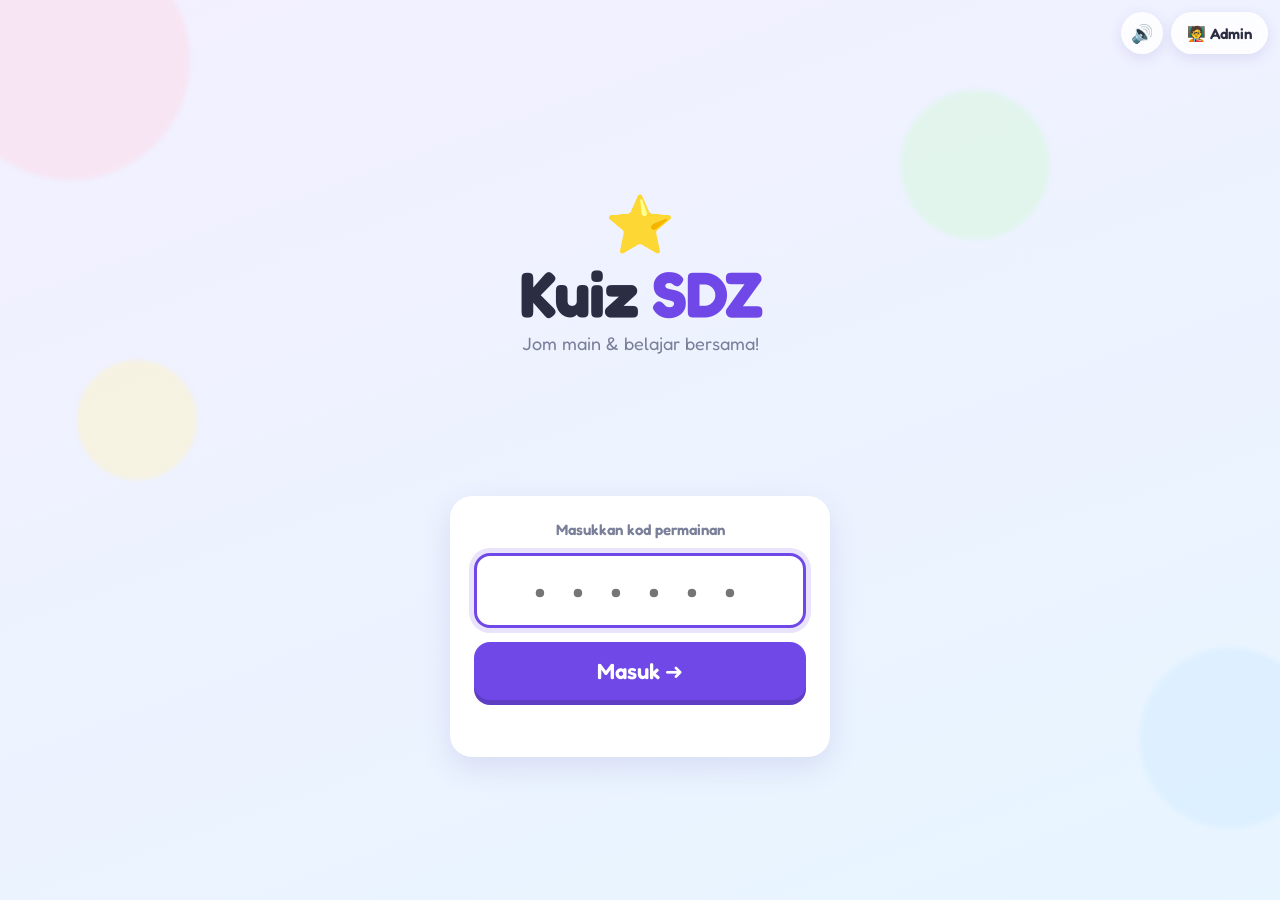
<file: index.html>
<!doctype html>
<html lang="ms">
<head>
  <meta charset="utf-8">
  <meta name="viewport" content="width=device-width, initial-scale=1, maximum-scale=1, user-scalable=no">
  <meta name="theme-color" content="#f3f0ff">
  <title>Kuiz SDZ</title>
  <link rel="icon" href="data:image/svg+xml,<svg xmlns='http://www.w3.org/2000/svg' viewBox='0 0 100 100'><text y='.9em' font-size='90'>⭐</text></svg>">
  <link rel="preconnect" href="https://fonts.googleapis.com">
  <link rel="preconnect" href="https://fonts.gstatic.com" crossorigin>
  <link href="https://fonts.googleapis.com/css2?family=Fredoka:wght@400;500;600;700&display=swap" rel="stylesheet">
  <link rel="stylesheet" href="css/style.css">
</head>
<body>
  <div class="bg" aria-hidden="true">
    <span class="blob b1"></span><span class="blob b2"></span><span class="blob b3"></span><span class="blob b4"></span>
  </div>

  <!-- Bar atas -->
  <div class="topbar">
    <button id="btn-mute" class="icon-btn" title="Bunyi" aria-label="Hidupkan / matikan bunyi">🔊</button>
    <button id="btn-stop" class="admin-btn stop-btn" title="Hentikan permainan">⏹ Hentikan</button>
    <button id="btn-full" class="icon-btn host-only" title="Skrin penuh" aria-label="Skrin penuh">⛶</button>
    <button id="btn-admin" class="admin-btn" title="Mod admin / guru">🧑‍🏫 Admin</button>
  </div>

  <main id="app">
    <!-- ================= PEMAIN ================= -->
    <section class="screen active" id="p-join">
      <div class="logo pop-in">
        <span class="logo-star">⭐</span>
        <h1>Kuiz <b>SDZ</b></h1>
        <p class="tagline">Jom main &amp; belajar bersama!</p>
      </div>
      <form class="card join-card pop-in d1" id="form-pin" autocomplete="off">
        <label for="in-pin" class="lbl">Masukkan kod permainan</label>
        <input id="in-pin" class="big-input pin-input" inputmode="numeric" pattern="[0-9]*" maxlength="6" placeholder="• • • • • •" autofocus>
        <button class="btn btn-primary btn-xl" type="submit">Masuk ➜</button>
        <p class="err" id="pin-err" role="alert"></p>
      </form>
    </section>

    <section class="screen" id="p-name">
      <form class="card join-card pop-in" id="form-name" autocomplete="off">
        <p class="lbl">Pilih watak kamu</p>
        <div class="avatar-pick">
          <button type="button" class="arrow" id="av-prev" aria-label="Watak sebelum">‹</button>
          <div class="avatar big" id="av-cur">🐱</div>
          <button type="button" class="arrow" id="av-next" aria-label="Watak seterusnya">›</button>
        </div>
        <label for="in-name" class="lbl">Nama kamu</label>
        <input id="in-name" class="big-input" maxlength="14" placeholder="Nama panggilan">
        <button class="btn btn-primary btn-xl" type="submit">Jom! 🚀</button>
        <p class="err" id="name-err" role="alert"></p>
      </form>
    </section>

    <section class="screen" id="p-wait">
      <div class="center-stack">
        <div class="avatar huge bounce" id="pw-avatar">🐱</div>
        <h2 id="pw-name">Nama</h2>
        <div class="pill ok">✅ Kamu sudah masuk!</div>
        <p class="muted big-muted" id="pw-msg">Tengok skrin di hadapan. Permainan akan bermula sebentar lagi…</p>
        <div class="dots"><i></i><i></i><i></i></div>
      </div>
    </section>

    <section class="screen" id="p-ready">
      <div class="center-stack">
        <p class="pill" id="pr-num">Soalan 1</p>
        <h2 class="ready-title">Bersedia!</h2>
        <div class="ring-count" id="pr-count">3</div>
      </div>
    </section>

    <section class="screen" id="p-answer">
      <div class="p-answer-wrap">
        <div class="p-q-head">
          <span class="pill small" id="pa-num">1 / 12</span>
          <span class="p-timer" id="pa-timer">20</span>
        </div>
        <div class="timebar"><i id="pa-bar"></i></div>
        <p class="p-question" id="pa-q">Soalan</p>
        <div class="answers" id="pa-answers"></div>
      </div>
    </section>

    <section class="screen" id="p-sent">
      <div class="center-stack">
        <div class="sent-badge" id="ps-badge">★</div>
        <h2>Jawapan dihantar!</h2>
        <p class="muted big-muted">Tunggu kawan-kawan lain… 🤞</p>
        <div class="dots"><i></i><i></i><i></i></div>
      </div>
    </section>

    <section class="screen" id="p-result">
      <div class="center-stack result-stack">
        <div class="result-icon" id="pres-icon">✔</div>
        <h2 class="result-title" id="pres-title">Betul!</h2>
        <div class="points-pill" id="pres-points">+ 850</div>
        <div class="streak" id="pres-streak"></div>
        <p class="result-note" id="pres-note"></p>
        <div class="score-foot"><span id="pres-name">Nama</span><b id="pres-score">0</b></div>
      </div>
    </section>

    <section class="screen" id="p-end">
      <div class="center-stack">
        <div class="medal" id="pe-medal">🏆</div>
        <h2 id="pe-title">Tahniah!</h2>
        <p class="pe-rank" id="pe-rank">Tempat ke-1</p>
        <div class="points-pill neutral" id="pe-score">0 mata</div>
        <p class="muted big-muted" id="pe-msg">Terima kasih kerana bermain!</p>
        <button class="btn btn-ghost" id="pe-again">Main semula</button>
      </div>
    </section>

    <!-- ================= HOST / ADMIN ================= -->
    <section class="screen" id="h-setup">
      <div class="setup-wrap">
        <div class="card resume-card pop-in" id="resume-card" hidden>
          <div class="resume-info">
            <b>⏸️ Permainan belum selesai</b>
            <span id="resume-text">…</span>
          </div>
          <div class="resume-btns">
            <button type="button" class="btn btn-ghost btn-sm" id="btn-resume-discard">Buang</button>
            <button type="button" class="btn btn-primary" id="btn-resume">Sambung semula ▶</button>
          </div>
        </div>
        <h2 class="pop-in">Pilih set soalan</h2>
        <div class="set-grid" id="set-grid"></div>
        <div class="set-actions">
          <button type="button" class="btn btn-primary" id="btn-new-set">✏️ Buat soalan sendiri</button>
          <button type="button" class="btn btn-ghost" id="btn-import-set">📥 Import fail soalan</button>
          <input type="file" id="in-import" accept=".json,application/json" hidden>
        </div>
        <div class="card settings pop-in d2">
          <div class="setting">
            <span>🎮 Cara menjawab</span>
            <div class="seg" id="seg-mode">
              <button type="button" data-v="paper" class="on">📄 Kad kertas</button>
              <button type="button" data-v="device">📱 Peranti</button>
              <button type="button" data-v="qcard">📷 Q-Card</button>
            </div>
          </div>
          <div class="setting paper-only groups-setting">
            <span>👥 Kumpulan untuk markah <small class="muted">(kosongkan jika tidak perlu markah)</small></span>
            <div class="groups-edit" id="groups-edit"></div>
            <div class="groups-actions">
              <button type="button" class="btn btn-ghost btn-sm" id="btn-group-add">+ Tambah kumpulan</button>
              <a class="btn btn-ghost btn-sm" href="kad.html" target="_blank" rel="noopener">🖨️ Cetak kad A / B</a>
            </div>
          </div>
          <div class="setting qcard-only roster-setting">
            <span>🧑‍🎓 Senarai nama murid <small class="muted">(satu nama setiap baris; baris 1 = kad nombor 1, maksimum 60)</small></span>
            <textarea id="in-roster" class="roster" rows="6" placeholder="Aisyah&#10;Ben&#10;Chong&#10;…"></textarea>
            <div class="groups-actions">
              <button type="button" class="btn btn-ghost btn-sm" id="btn-roster-fill">🔢 Guna nombor sahaja (Murid 1–30)</button>
              <a class="btn btn-ghost btn-sm" href="qcard.html" target="_blank" rel="noopener">🖨️ Cetak Q-Card</a>
              <span class="muted roster-count" id="roster-count"></span>
            </div>
          </div>
          <div class="setting">
            <span>⏱️ Masa setiap soalan</span>
            <div class="seg" id="seg-time">
              <button type="button" data-v="10">10s</button>
              <button type="button" data-v="20" class="on">20s</button>
              <button type="button" data-v="30">30s</button>
              <button type="button" data-v="45">45s</button>
            </div>
          </div>
          <div class="setting">
            <span>🎯 Mula dari soalan</span>
            <select id="sel-start" class="sel"></select>
          </div>
          <label class="setting toggle">
            <span>🔀 Susun soalan secara rawak</span>
            <input type="checkbox" id="opt-shuffle"><i></i>
          </label>
          <label class="setting toggle">
            <span>🔁 Tukar kedudukan A / B secara rawak</span>
            <input type="checkbox" id="opt-flip" checked><i></i>
          </label>
          <label class="setting toggle">
            <span>💡 Tunjuk penerangan jawapan</span>
            <input type="checkbox" id="opt-explain" checked><i></i>
          </label>
        </div>
        <div class="row-btns">
          <button class="btn btn-ghost" id="btn-setup-back">← Kembali</button>
          <button class="btn btn-primary btn-xl" id="btn-create">Teruskan 🎉</button>
        </div>
        <p class="err" id="setup-err" role="alert"></p>
        <button type="button" class="btn btn-ghost btn-sm cam-entry" id="btn-be-camera">📱 Jadikan telefon ini kamera Q-Card</button>
      </div>
    </section>

    <!-- ================= TELEFON SEBAGAI KAMERA ================= -->
    <section class="screen" id="c-cam">
      <div class="cc-wrap">
        <div class="cc-top">
          <span class="cc-dot" id="cc-dot"></span>
          <span class="cc-status" id="cc-status">Menyambung…</span>
          <button type="button" class="btn btn-ghost btn-sm" id="cc-exit">✕ Keluar</button>
        </div>
        <div class="cc-info" id="cc-info">📷 Kamera Q-Card</div>
        <div class="cam-box cc-box">
          <video id="cc-video" playsinline muted></video>
          <canvas id="cc-overlay"></canvas>
          <p class="cam-msg" id="cc-msg">Membuka kamera…</p>
          <button class="icon-btn cam-switch" id="cc-switch" title="Tukar kamera">🔄</button>
        </div>
        <div class="cc-banner" id="cc-banner">⏳ Tunggu guru buka imbasan</div>
        <button type="button" class="btn btn-primary btn-xl cc-action" id="cc-action" hidden></button>
      </div>
    </section>

    <section class="screen" id="h-lobby">
      <div class="lobby-wrap">
        <div class="card paper-head paper-only">
          <div class="paper-cards"><span class="pcard c0">A</span><span class="pcard c1">B</span></div>
          <div class="pm-paper">
            <h2>📄 Mod Kad Kertas</h2>
            <p class="muted big-muted">Setiap murid atau kumpulan pegang kad <b>A</b> dan <b>B</b>.<br>Baca soalan, fikir, dan bila guru kata <b>“Angkat!”</b>, tunjukkan kad jawapan kamu!</p>
          </div>
          <div class="pm-qcard">
            <h2>📷 Mod Q-Card</h2>
            <p class="muted big-muted">Setiap murid pegang Q-Card sendiri.<br>Bila guru kata <b>“Angkat!”</b>, tunjukkan jawapan kamu: sisi <b>A</b> atau sisi <b>B</b> (kad pusing: huruf jawapan di <b>atas</b>). Guru akan imbas dengan kamera.</p>
            <button type="button" class="btn btn-ghost btn-phone" data-phone>📱 Guna kamera telefon <span class="phone-badge" data-phone-count></span></button>
          </div>
        </div>
        <div class="lobby-head card device-only">
          <div class="join-info">
            <p class="muted">Buka laman ini &amp; masukkan kod:</p>
            <p class="join-url" id="hl-url">…</p>
            <div class="pin-display" id="hl-pin">------</div>
          </div>
          <div class="qr" id="hl-qr" title="Imbas untuk masuk"></div>
        </div>
        <div class="lobby-bar">
          <div class="count-pill"><b id="hl-count">0</b> <span id="hl-count-lbl">pemain</span></div>
          <p class="muted lobby-set" id="hl-set"></p>
          <button class="btn btn-primary btn-xl" id="btn-start" disabled>Mula ▶</button>
        </div>
        <div class="players" id="hl-players">
          <p class="muted waiting-text" id="hl-empty">Menunggu pemain masuk…</p>
        </div>
        <p class="muted hint device-only">Klik nama pemain untuk mengeluarkannya.</p>
      </div>
    </section>

    <section class="screen" id="h-intro">
      <div class="center-stack">
        <p class="pill big" id="hi-num">Soalan 1 / 12</p>
        <h2 class="intro-tag" id="hi-tag">Tajuk</h2>
        <div class="intro-bar"><i></i></div>
      </div>
    </section>

    <section class="screen" id="h-question">
      <div class="hq-wrap">
        <div class="hq-top">
          <span class="pill" id="hq-num">1 / 12</span>
          <span class="hq-tag" id="hq-tag">Tajuk</span>
          <button class="btn btn-ghost btn-sm" id="btn-skip">Tamatkan ⏭</button>
        </div>
        <div class="card hq-question" id="hq-q">Soalan</div>
        <div class="hq-mid">
          <div class="timer-ring" id="hq-timer">
            <svg viewBox="0 0 100 100"><circle cx="50" cy="50" r="44" class="track"/><circle cx="50" cy="50" r="44" class="prog" id="hq-ring"/></svg>
            <span id="hq-time">20</span>
          </div>
          <div class="ans-count device-only"><b id="hq-answered">0</b><span>jawapan</span></div>
          <div class="paper-hint paper-only">🤔 Fikir dahulu…<br><small class="pm-paper">Sediakan kad <b class="ca">A</b> atau <b class="cb">B</b></small><small class="pm-qcard">Sediakan Q-Card: sisi <b class="cfa">A</b> atau <b class="cfb">B</b></small></div>
        </div>
        <div class="raise-banner" id="hq-raise">
          <div class="raise-text">✋ Angkat kad sekarang!</div>
          <button class="btn btn-primary btn-xl" id="btn-show-answer"><span class="pm-paper">Dedah jawapan 👀</span><span class="pm-qcard">📷 Imbas kad</span></button>
        </div>
        <div class="h-options" id="hq-options"></div>
        <div class="reveal-row">
          <div class="groups-mark paper-only" id="hq-groups-wrap">
            <span class="gm-lbl">Tandakan kumpulan yang betul:</span>
            <div class="gm-list" id="hq-groups"></div>
          </div>
          <div class="explain" id="hq-explain"></div>
          <button class="btn btn-primary btn-xl" id="btn-reveal-next">Seterusnya ➜</button>
        </div>
      </div>
    </section>

    <section class="screen" id="h-scan">
      <div class="scan-wrap">
        <div class="scan-top">
          <span class="pill" id="hs-num">1 / 12</span>
          <span class="hs-q" id="hs-q">Soalan</span>
        </div>
        <div class="scan-main">
          <div class="cam card">
            <div class="cam-box">
              <video id="hs-video" playsinline muted></video>
              <canvas id="hs-overlay"></canvas>
              <p class="cam-msg" id="hs-msg">Membuka kamera…</p>
              <button class="icon-btn cam-switch" id="btn-cam-switch" title="Tukar kamera">🔄</button>
              <div class="cam-tools">
                <button type="button" class="btn btn-ghost btn-sm" data-phone>📱 Telefon <span class="phone-badge" data-phone-count></span></button>
                <button type="button" class="btn btn-ghost btn-sm" id="btn-cam-local">💻 Guna kamera komputer</button>
              </div>
            </div>
            <p class="muted cam-hint">Halakan kamera ke arah kad murid. Kotak hijau = kad sudah dibaca. Murid boleh tukar jawapan sebelum didedahkan.</p>
          </div>
          <div class="scan-side card">
            <div class="scan-count"><b id="hs-count">0</b><span> / <i id="hs-total">0</i> diimbas</span></div>
            <div class="scan-grid" id="hs-grid"></div>
            <button class="btn btn-primary btn-xl" id="btn-scan-reveal">Dedah jawapan 👀</button>
          </div>
        </div>
      </div>
    </section>

    <section class="screen" id="h-editor">
      <div class="editor-wrap">
        <div class="ed-head card">
          <button type="button" class="ed-emoji" id="ed-emoji" title="Tukar ikon">📝</button>
          <div class="ed-title-wrap">
            <label class="lbl" for="ed-title">Tajuk set soalan</label>
            <input id="ed-title" class="ed-title" maxlength="50" placeholder="cth: Kuiz Sains Tahun 3">
          </div>
        </div>
        <p class="muted ed-note">Setiap soalan mesti ada dua jawapan: <b>A</b> dan <b>B</b>. Tekan <b>✔</b> pada jawapan yang betul. Soalan disimpan dalam pelayar ini sahaja; guna <b>Eksport</b> untuk simpan salinan atau kongsi.</p>
        <div id="ed-list" class="ed-list"></div>
        <button type="button" class="btn btn-ghost ed-add" id="ed-add">+ Tambah soalan</button>
        <div class="ed-foot card">
          <button type="button" class="btn btn-ghost" id="ed-back">← Kembali</button>
          <span class="ed-spacer"></span>
          <button type="button" class="btn btn-ghost" id="ed-delete">🗑️ Padam set</button>
          <button type="button" class="btn btn-ghost" id="ed-export">⬇ Eksport</button>
          <button type="button" class="btn btn-primary" id="ed-save">💾 Simpan</button>
        </div>
        <p class="err" id="ed-err" role="alert"></p>
      </div>
    </section>

    <section class="screen" id="h-board">
      <div class="board-wrap">
        <h2 class="pop-in">🏅 Papan Markah</h2>
        <ol class="board" id="hb-list"></ol>
        <div class="row-btns end">
          <button class="btn btn-primary btn-xl" id="btn-board-next">Seterusnya ➜</button>
        </div>
      </div>
    </section>

    <section class="screen" id="h-podium">
      <div class="podium-wrap">
        <h2 class="podium-title" id="hp-title">Dan pemenangnya ialah…</h2>
        <div class="podium">
          <div class="pod p2" id="pod2"><div class="pod-who"><div class="avatar"></div><b></b><span></span></div><div class="pillar">2</div></div>
          <div class="pod p1" id="pod1"><div class="pod-who"><div class="crown">👑</div><div class="avatar"></div><b></b><span></span></div><div class="pillar">1</div></div>
          <div class="pod p3" id="pod3"><div class="pod-who"><div class="avatar"></div><b></b><span></span></div><div class="pillar">3</div></div>
        </div>
        <div class="row-btns center podium-btns" id="hp-btns">
          <button class="btn btn-ghost" id="btn-csv">⬇ Muat turun keputusan</button>
          <button class="btn btn-ghost" id="btn-full-list">📋 Senarai penuh</button>
          <button class="btn btn-primary" id="btn-new">🔁 Main lagi</button>
        </div>
      </div>
    </section>
  </main>

  <!-- Dialog senarai penuh -->
  <dialog id="dlg-list" class="card">
    <h3>Keputusan penuh</h3>
    <ol class="board compact" id="dlg-list-ol"></ol>
    <form method="dialog"><button class="btn btn-primary">Tutup</button></form>
  </dialog>

  <!-- Dialog sambung telefon sebagai kamera -->
  <dialog id="dlg-phone" class="card">
    <h3>📱 Guna kamera telefon</h3>
    <div class="phone-body">
      <div class="qr phone-qr" id="phone-qr"></div>
      <ol class="phone-steps">
        <li>Imbas kod QR ini dengan kamera telefon guru.</li>
        <li>Masukkan kata laluan admin.</li>
        <li>Benarkan kamera, kemudian halakan telefon ke arah kad murid.</li>
      </ol>
    </div>
    <p class="muted phone-alt">Atau buka laman ini di telefon → <b>Admin</b> → <b>📱 Jadikan telefon ini kamera</b>, dan masukkan kod:</p>
    <div class="phone-pin" id="phone-pin">··· ···</div>
    <p class="phone-status" id="phone-status">Menyediakan…</p>
    <form method="dialog"><button class="btn btn-primary">Tutup</button></form>
  </dialog>

  <!-- Dialog hentikan permainan -->
  <dialog id="dlg-stop" class="card">
    <h3>⏹ Hentikan permainan?</h3>
    <p class="muted">Permainan akan dihentikan serta-merta.</p>
    <div class="stop-opts">
      <button type="button" class="btn btn-primary" id="stop-results">🏆 Tamat &amp; tunjuk keputusan</button>
      <button type="button" class="btn btn-ghost" id="stop-menu">🏠 Kembali ke menu</button>
      <button type="button" class="btn btn-ghost" id="stop-cancel">Batal, teruskan main</button>
    </div>
  </dialog>

  <!-- Dialog kata laluan admin -->
  <dialog id="dlg-admin" class="card">
    <form id="form-admin" class="admin-form" autocomplete="off">
      <h3>🔒 Kata laluan admin</h3>
      <input id="in-admin" class="big-input pin-input" type="password" inputmode="numeric" maxlength="8" placeholder="••••">
      <p class="err" id="admin-err" role="alert"></p>
      <div class="row-btns">
        <button type="button" class="btn btn-ghost" id="btn-admin-cancel">Batal</button>
        <button type="submit" class="btn btn-primary">Masuk</button>
      </div>
    </form>
  </dialog>

  <div class="toast" id="toast" role="status"></div>
  <div class="overlay" id="overlay"><div class="spinner"></div><p id="overlay-msg">Menyambung…</p><button class="btn btn-ghost btn-sm" id="overlay-cancel" hidden>Batal</button></div>

  <script src="lib/peerjs.min.js"></script>
  <script src="lib/qrcode.js"></script>
  <script src="lib/aruco.js"></script>
  <script src="js/questions.js"></script>
  <script src="js/qcard.js"></script>
  <script src="js/custom.js"></script>
  <script src="js/sfx.js"></script>
  <script src="js/fx.js"></script>
  <script src="js/app.js"></script>
</body>
</html>
</file>
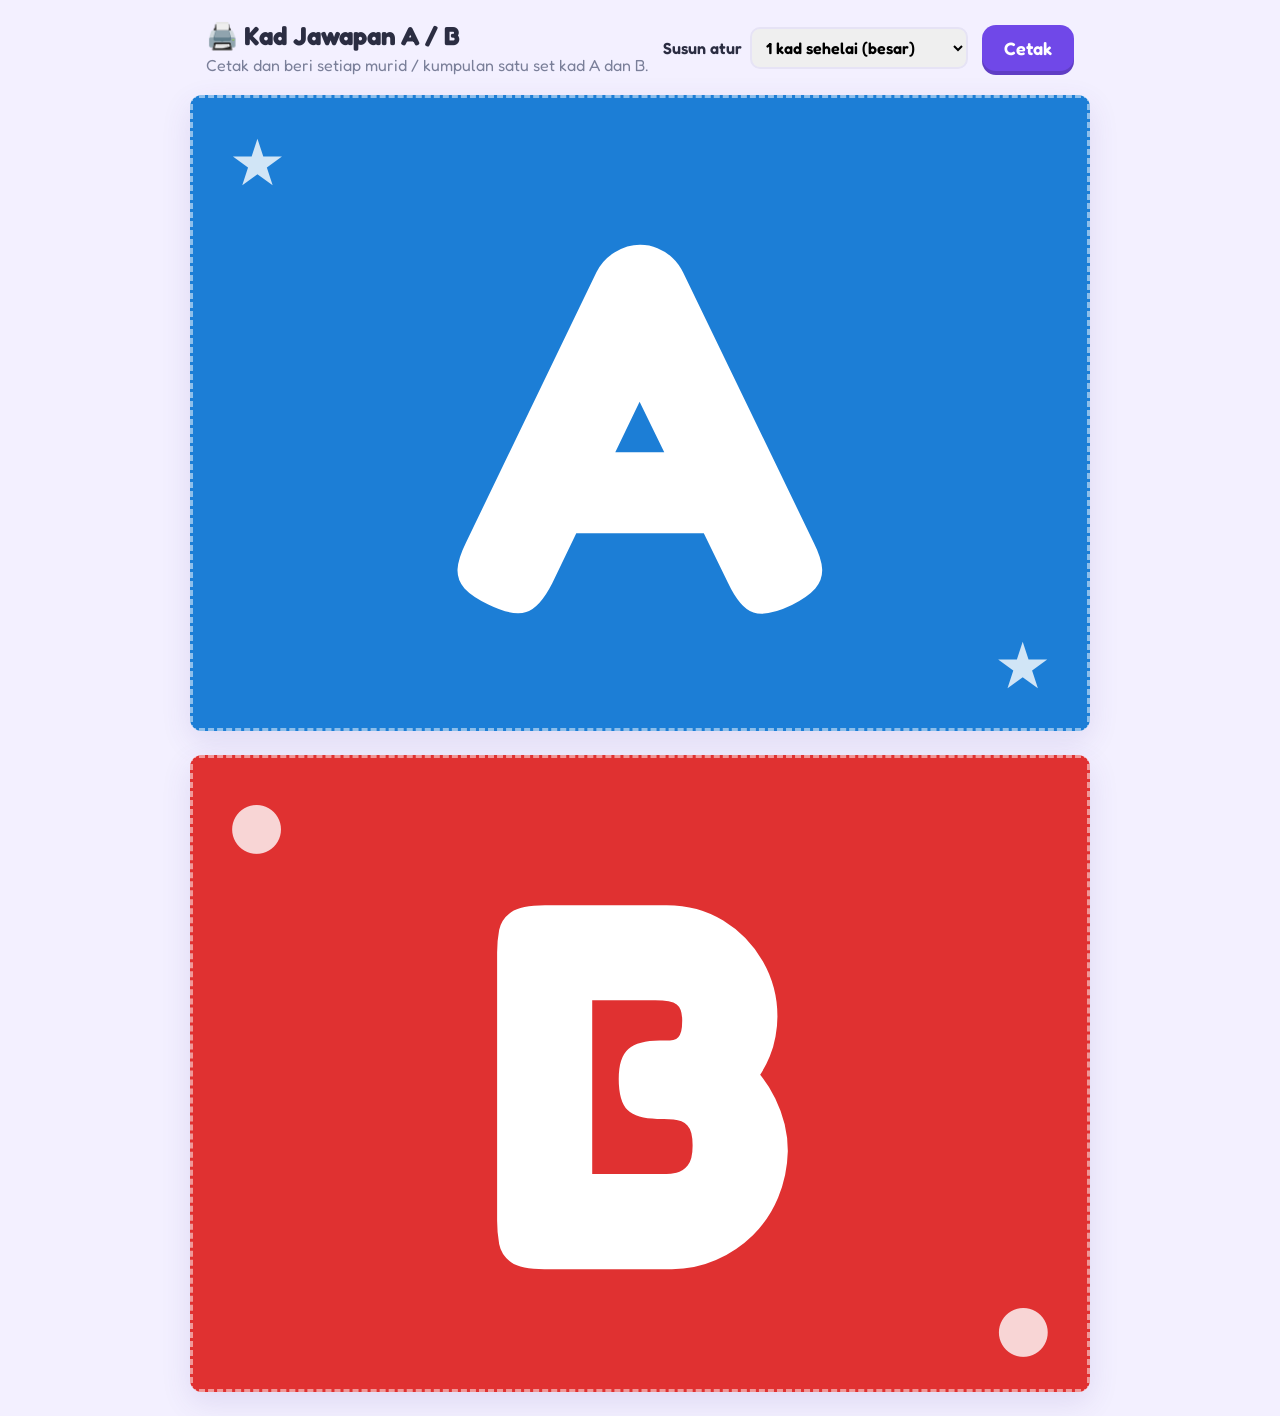
<file: kad.html>
<!doctype html>
<html lang="ms">
<head>
  <meta charset="utf-8">
  <meta name="viewport" content="width=device-width, initial-scale=1">
  <title>Kad A / B</title>
  <link href="https://fonts.googleapis.com/css2?family=Fredoka:wght@600;700&display=swap" rel="stylesheet">
  <style>
    :root { --a: #1c7ed6; --b: #e03131; --ink: #2b2d42; }
    * { box-sizing: border-box; }
    body { margin: 0; font-family: "Fredoka", system-ui, sans-serif; color: var(--ink); background: #f3f0ff; }
    .bar { max-width: 900px; margin: 0 auto; padding: 20px 16px; display: flex; gap: 12px; align-items: center; justify-content: space-between; flex-wrap: wrap; }
    .bar h1 { margin: 0; font-size: 26px; }
    .bar p { margin: 4px 0 0; color: #7a7f99; }
    .bar label { display: flex; gap: 8px; align-items: center; font-weight: 600; }
    .bar select { font: inherit; padding: 8px 10px; border-radius: 10px; border: 2px solid #e6e3f5; }
    button { font: inherit; font-size: 18px; font-weight: 600; border: 0; border-radius: 14px; padding: 12px 22px; background: #7048e8; color: #fff; cursor: pointer; box-shadow: 0 4px 0 #5f3dc4; }
    .sheet { width: 100%; max-width: 900px; margin: 0 auto 24px; background: #fff; aspect-ratio: 297 / 210; display: grid; border-radius: 12px; box-shadow: 0 10px 30px rgba(80,60,160,.12); overflow: hidden; }
    .sheet.n2 { grid-template-columns: 1fr 1fr; }
    .card { display: flex; flex-direction: column; align-items: center; justify-content: center; color: #fff; position: relative; border: 3px dashed rgba(255,255,255,.5); }
    .card.a { background: var(--a); } .card.b { background: var(--b); }
    .card .l { font-size: min(60vw, 520px); line-height: .9; font-weight: 700; }
    .sheet.n2 .card .l { font-size: min(30vw, 300px); }
    .card .s { position: absolute; top: 4%; left: 4%; font-size: min(8vw, 64px); opacity: .8; }
    .card .s2 { left: auto; right: 4%; top: auto; bottom: 4%; }
    @media print {
      @page { size: A4 landscape; margin: 0; }
      body { background: #fff; }
      .bar { display: none; }
      .sheet { max-width: none; width: 297mm; height: 210mm; aspect-ratio: auto; margin: 0; border-radius: 0; box-shadow: none; page-break-after: always; break-after: page; }
      .card { -webkit-print-color-adjust: exact; print-color-adjust: exact; }
      .card .l { font-size: 170mm; }
      .sheet.n2 .card .l { font-size: 120mm; }
      .card .s { font-size: 18mm; }
    }
  </style>
</head>
<body>
  <div class="bar">
    <div>
      <h1>🖨️ Kad Jawapan A / B</h1>
      <p>Cetak dan beri setiap murid / kumpulan satu set kad A dan B.</p>
    </div>
    <label>Susun atur
      <select id="layout">
        <option value="1">1 kad sehelai (besar)</option>
        <option value="2">A + B sehelai (lipat dua)</option>
      </select>
    </label>
    <button onclick="window.print()">Cetak</button>
  </div>
  <div id="sheets"></div>
  <script>
    const card = (k) => `<div class="card ${k.toLowerCase()}"><span class="s">${k === "A" ? "★" : "●"}</span><span class="l">${k}</span><span class="s s2">${k === "A" ? "★" : "●"}</span></div>`;
    function render() {
      const n = document.getElementById("layout").value;
      document.getElementById("sheets").innerHTML = n === "2"
        ? `<div class="sheet n2">${card("A")}${card("B")}</div>`
        : `<div class="sheet">${card("A")}</div><div class="sheet">${card("B")}</div>`;
    }
    document.getElementById("layout").onchange = render;
    render();
  </script>
</body>
</html>
</file>
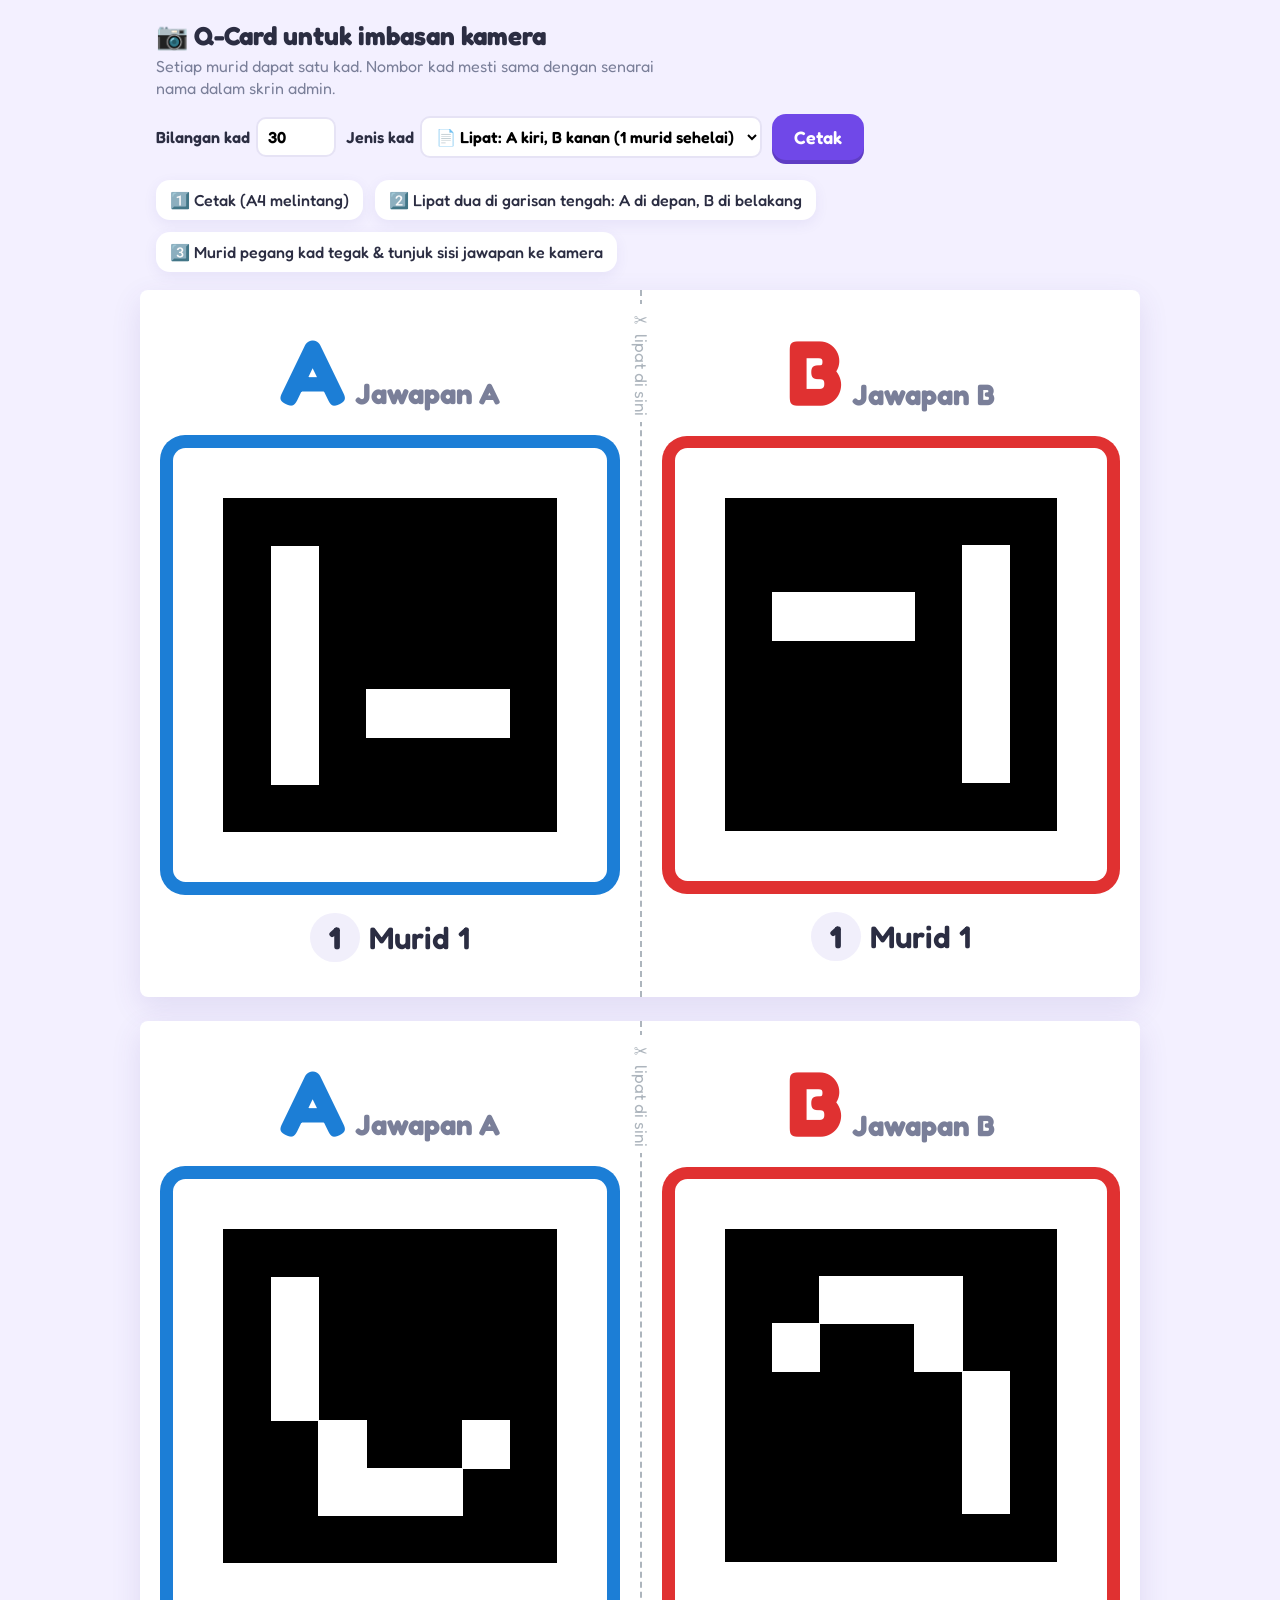
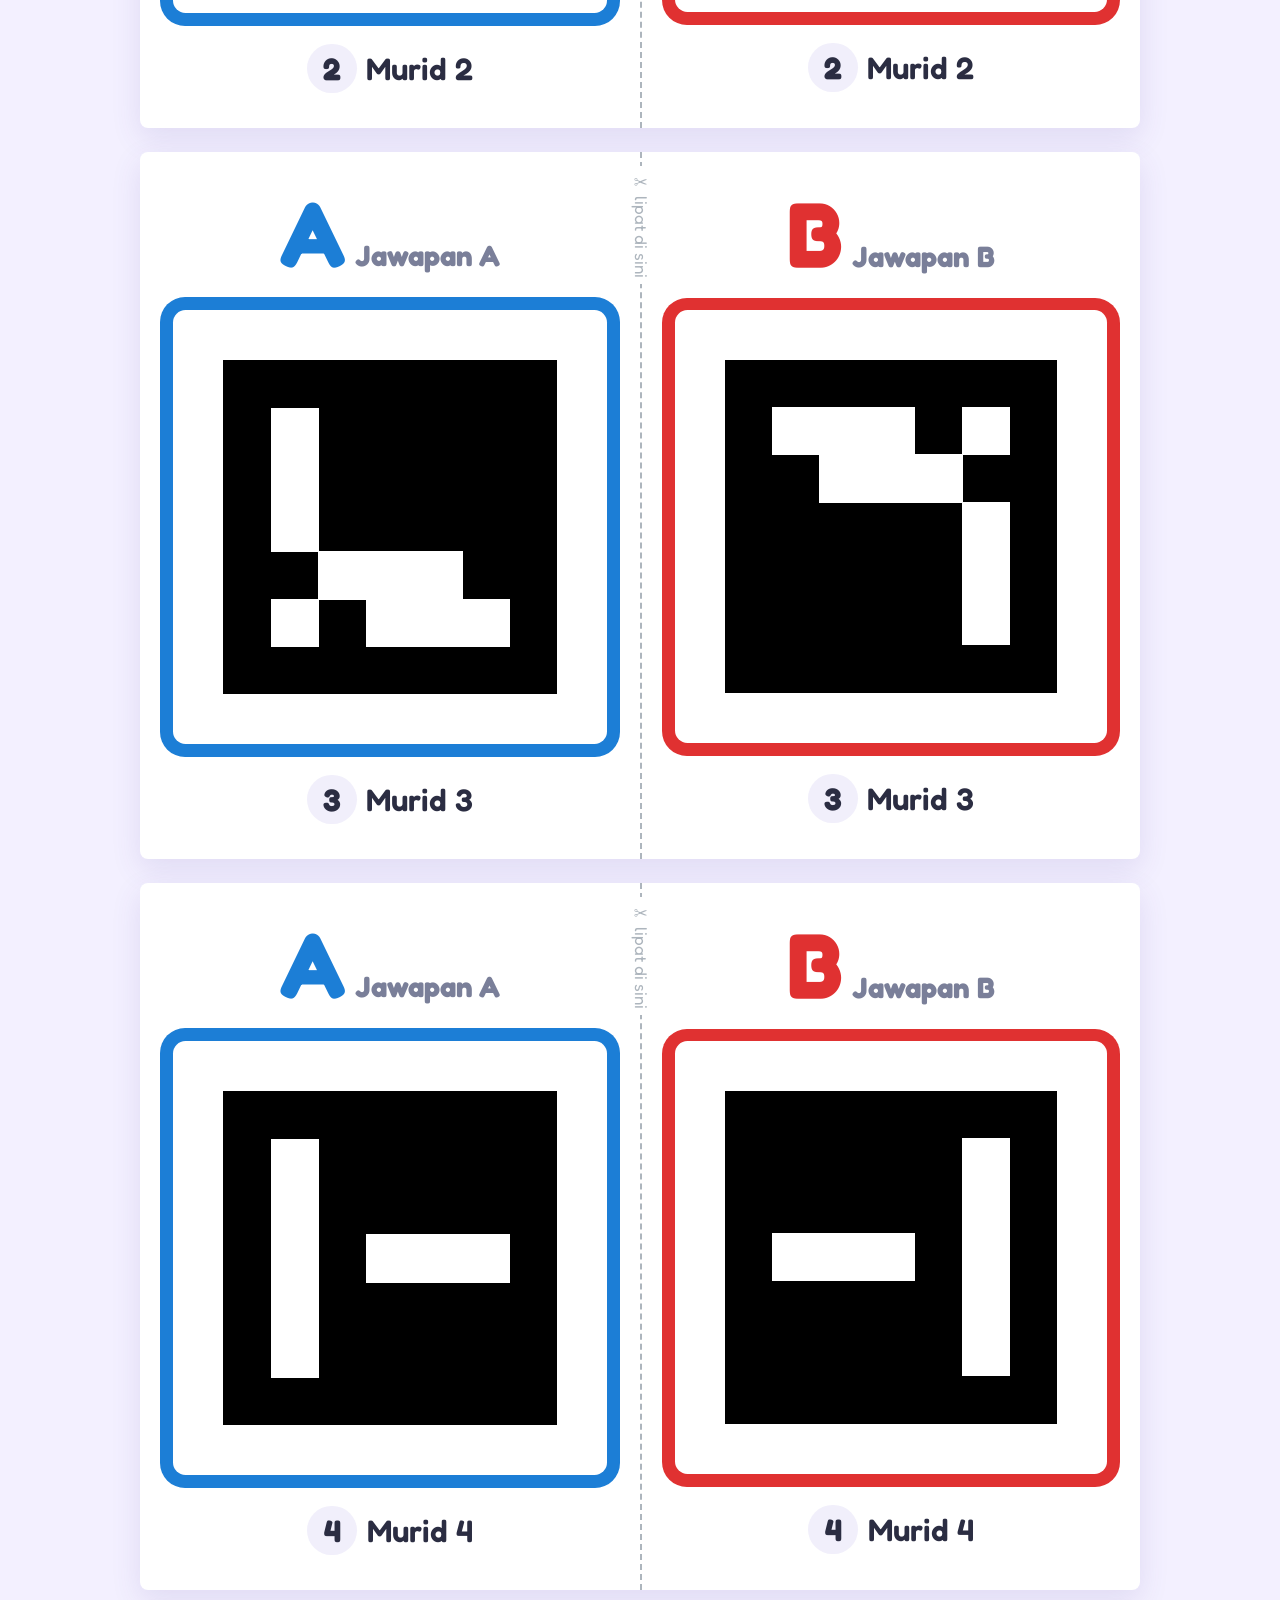
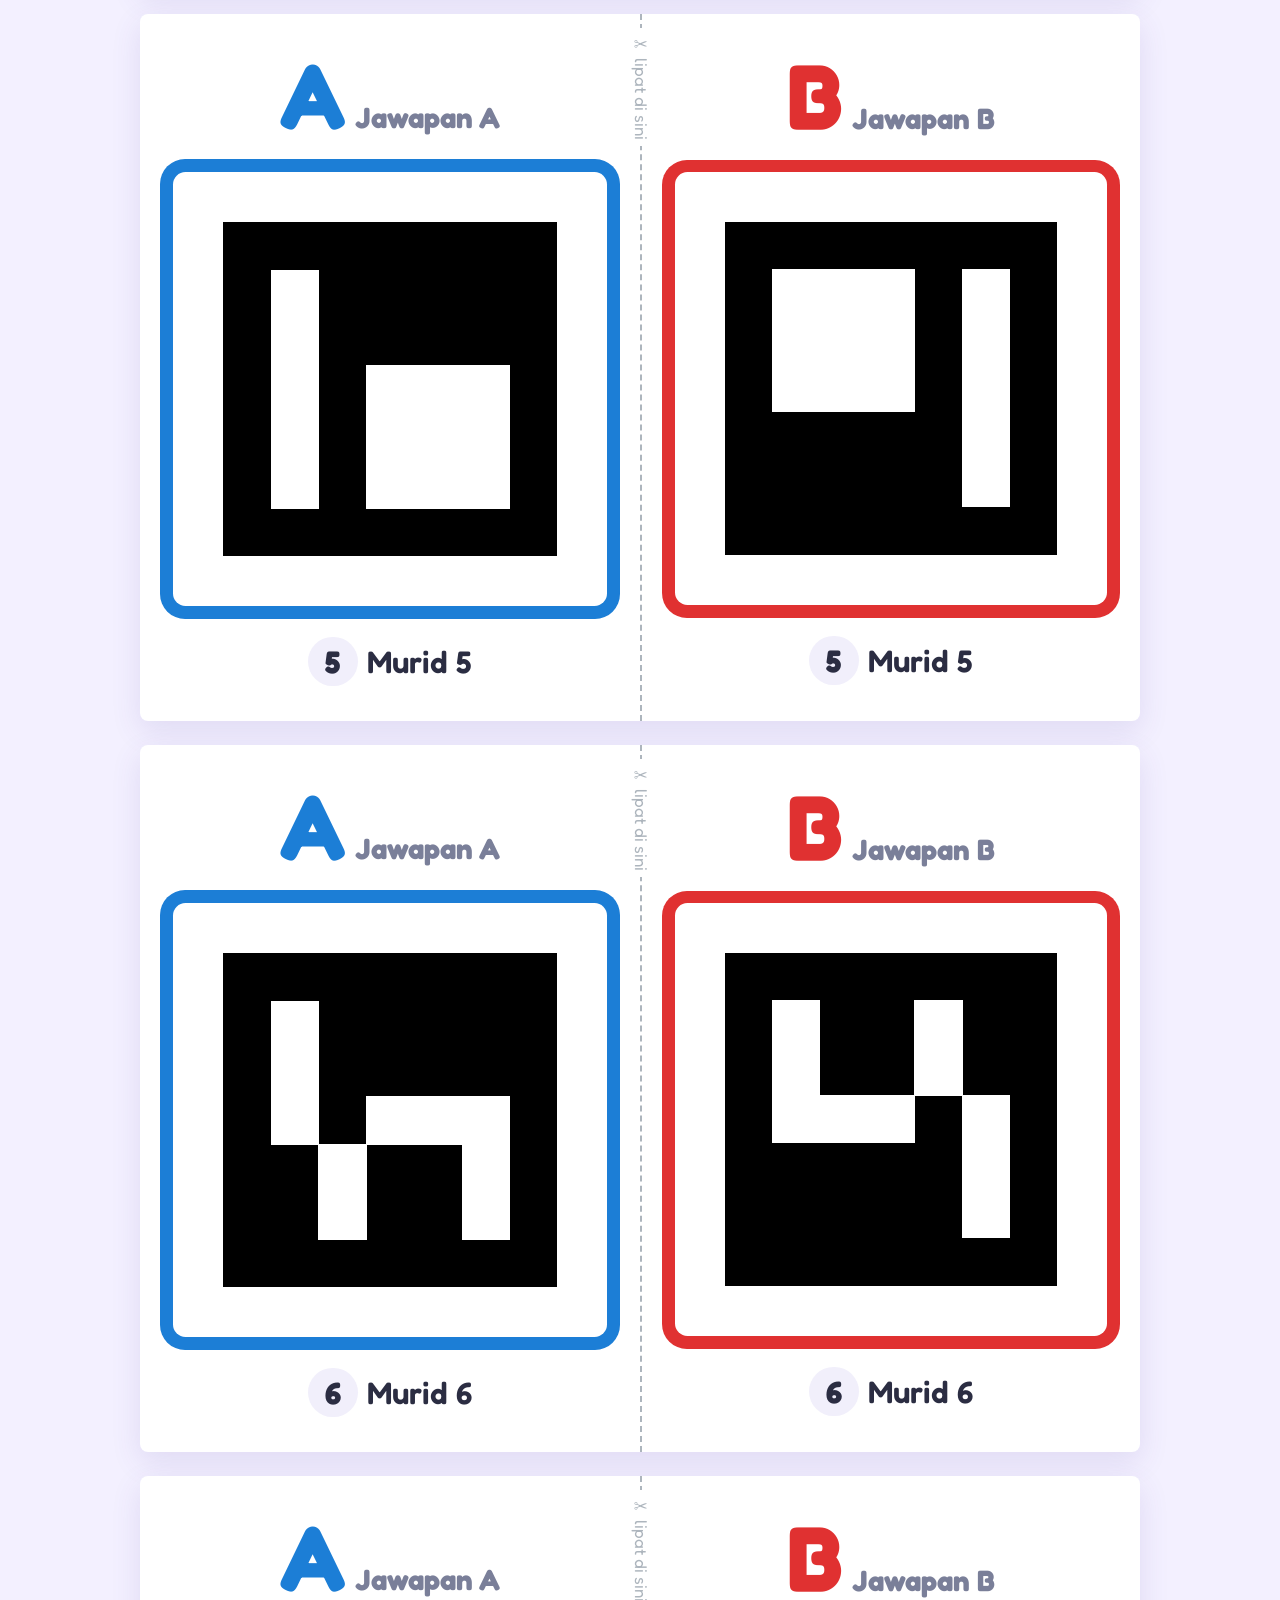
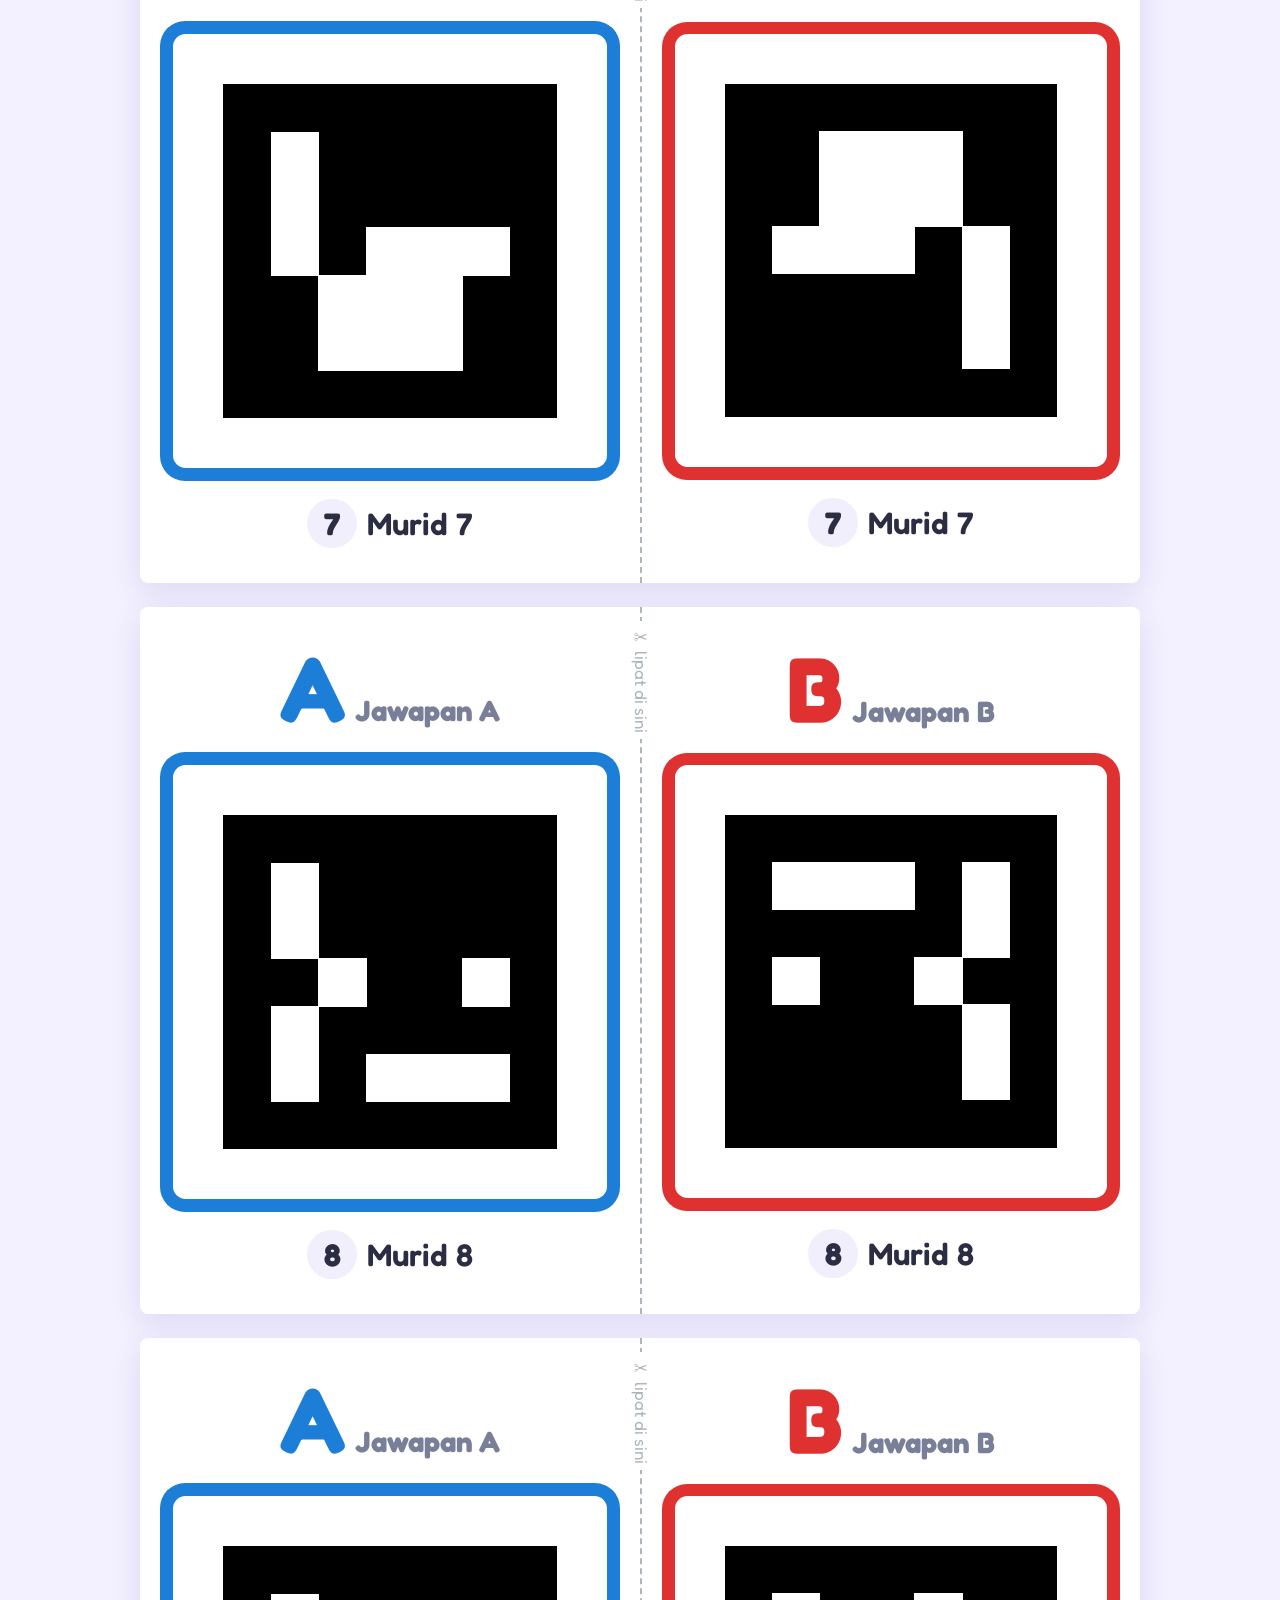
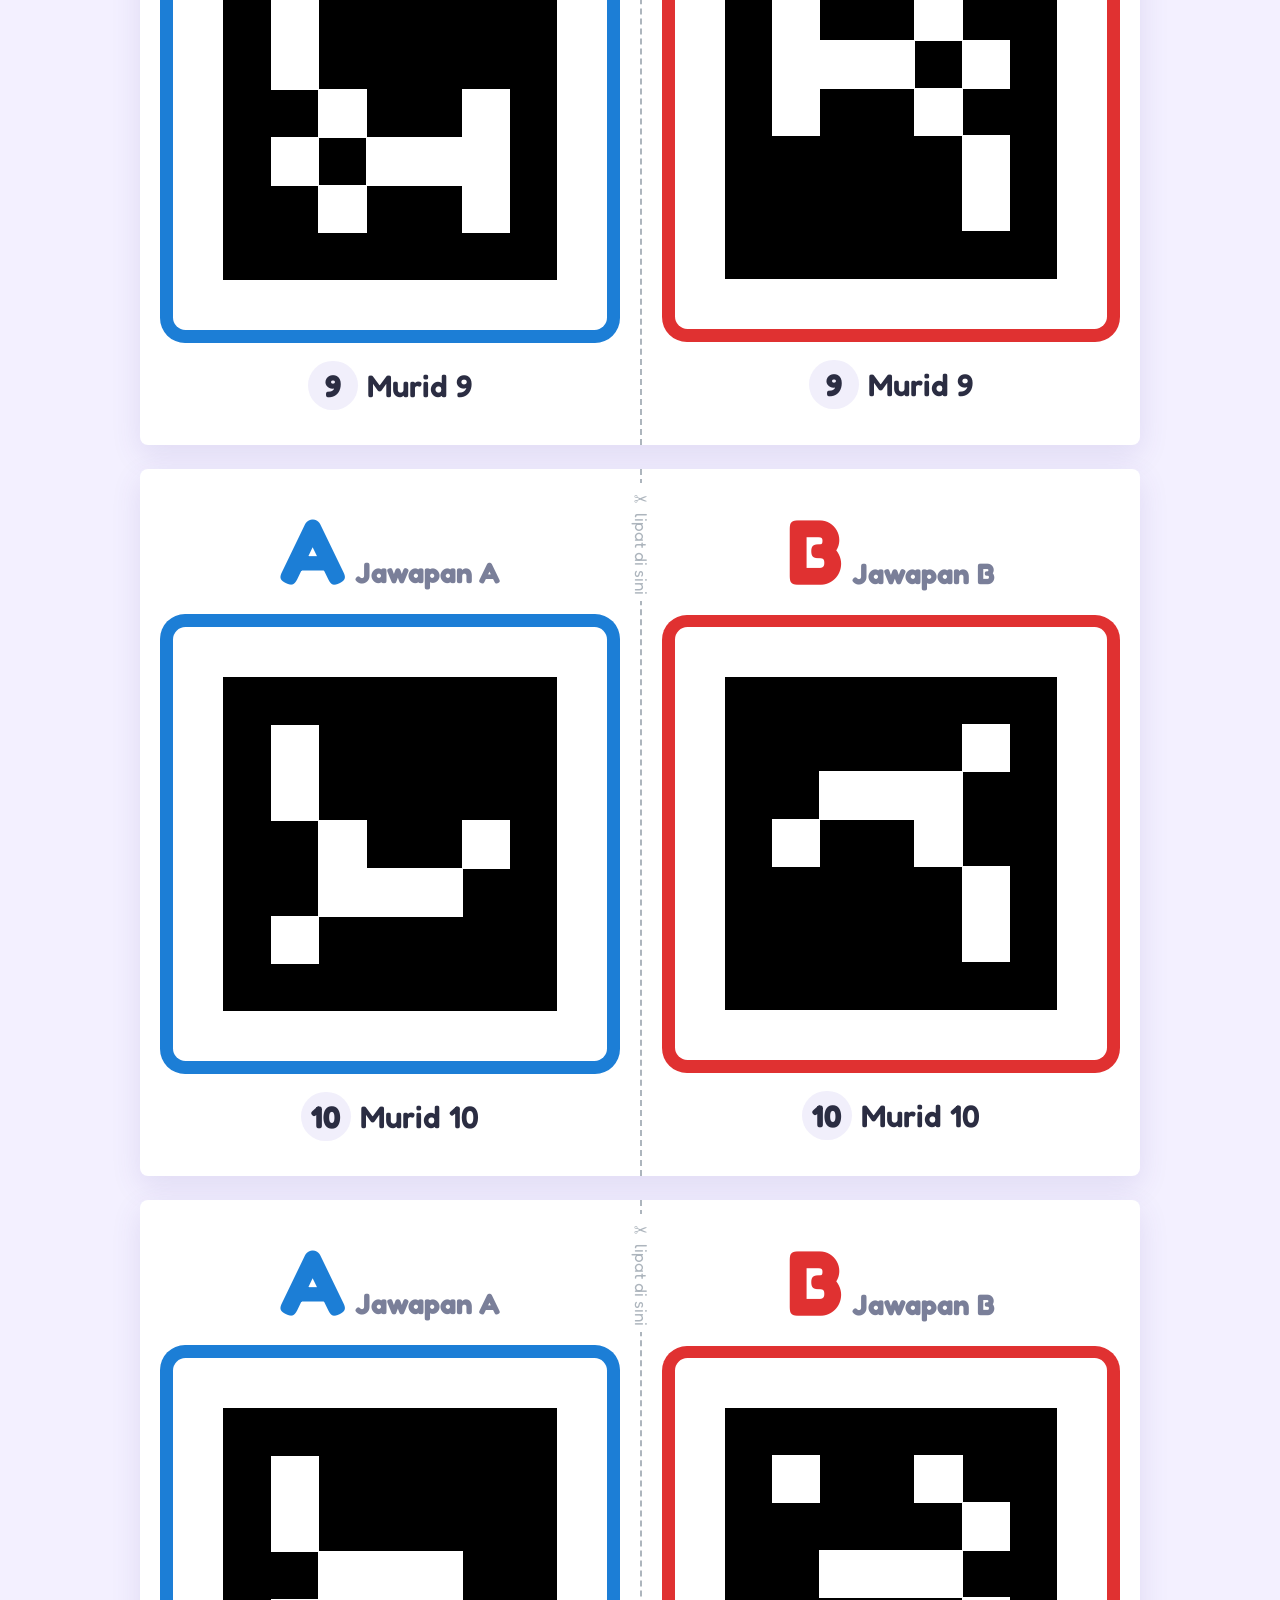
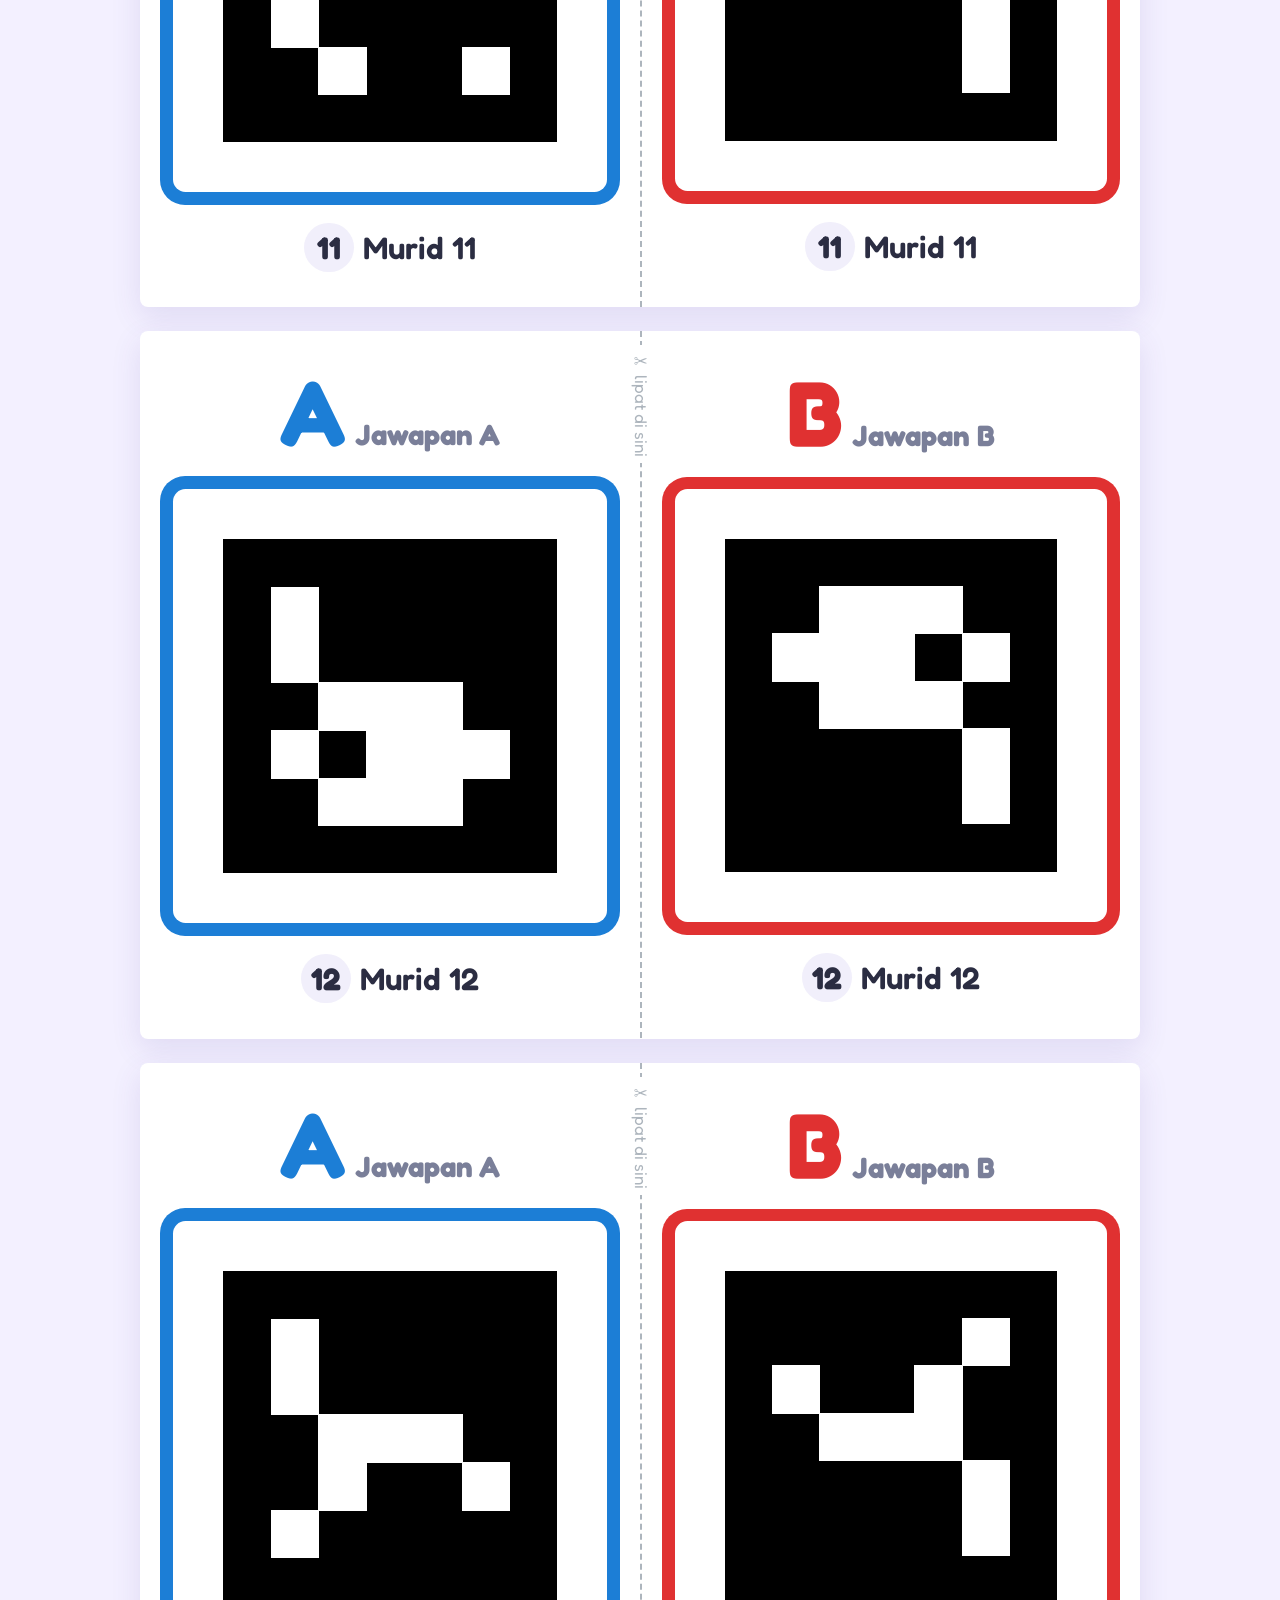
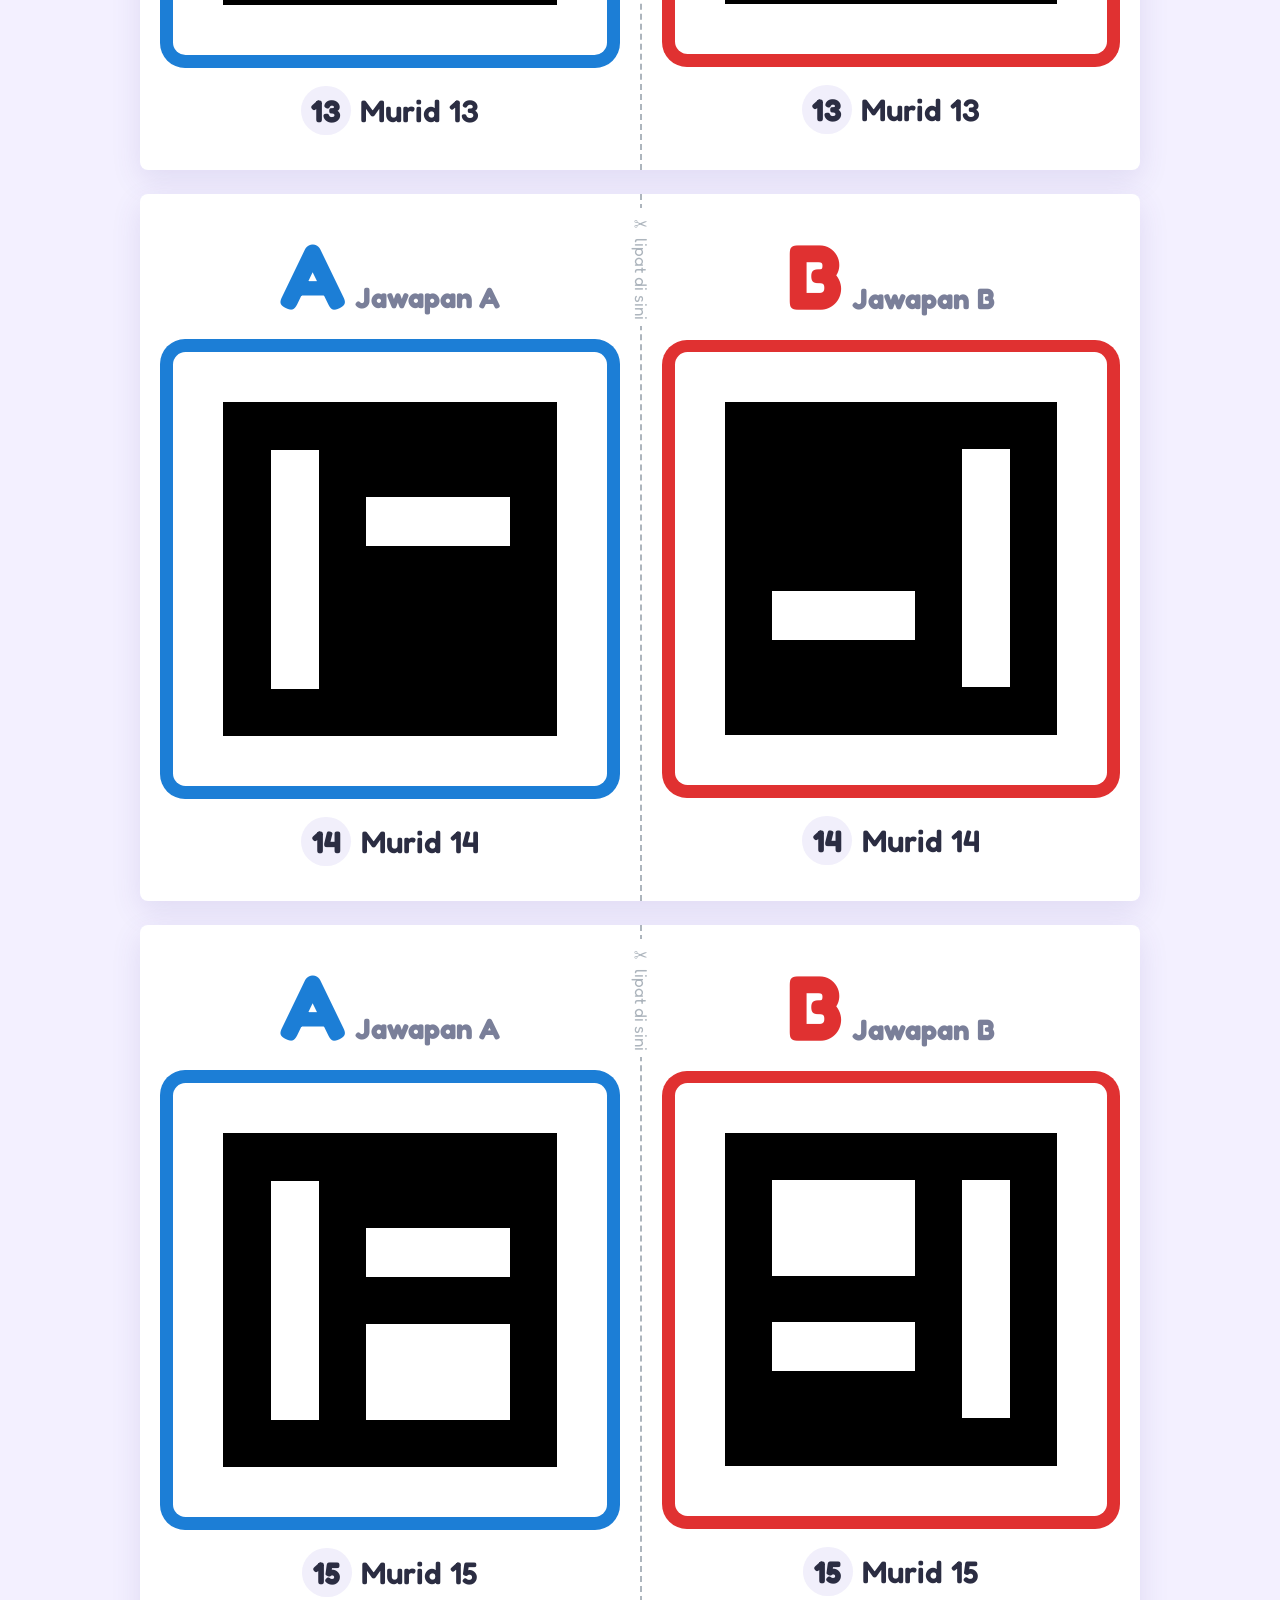
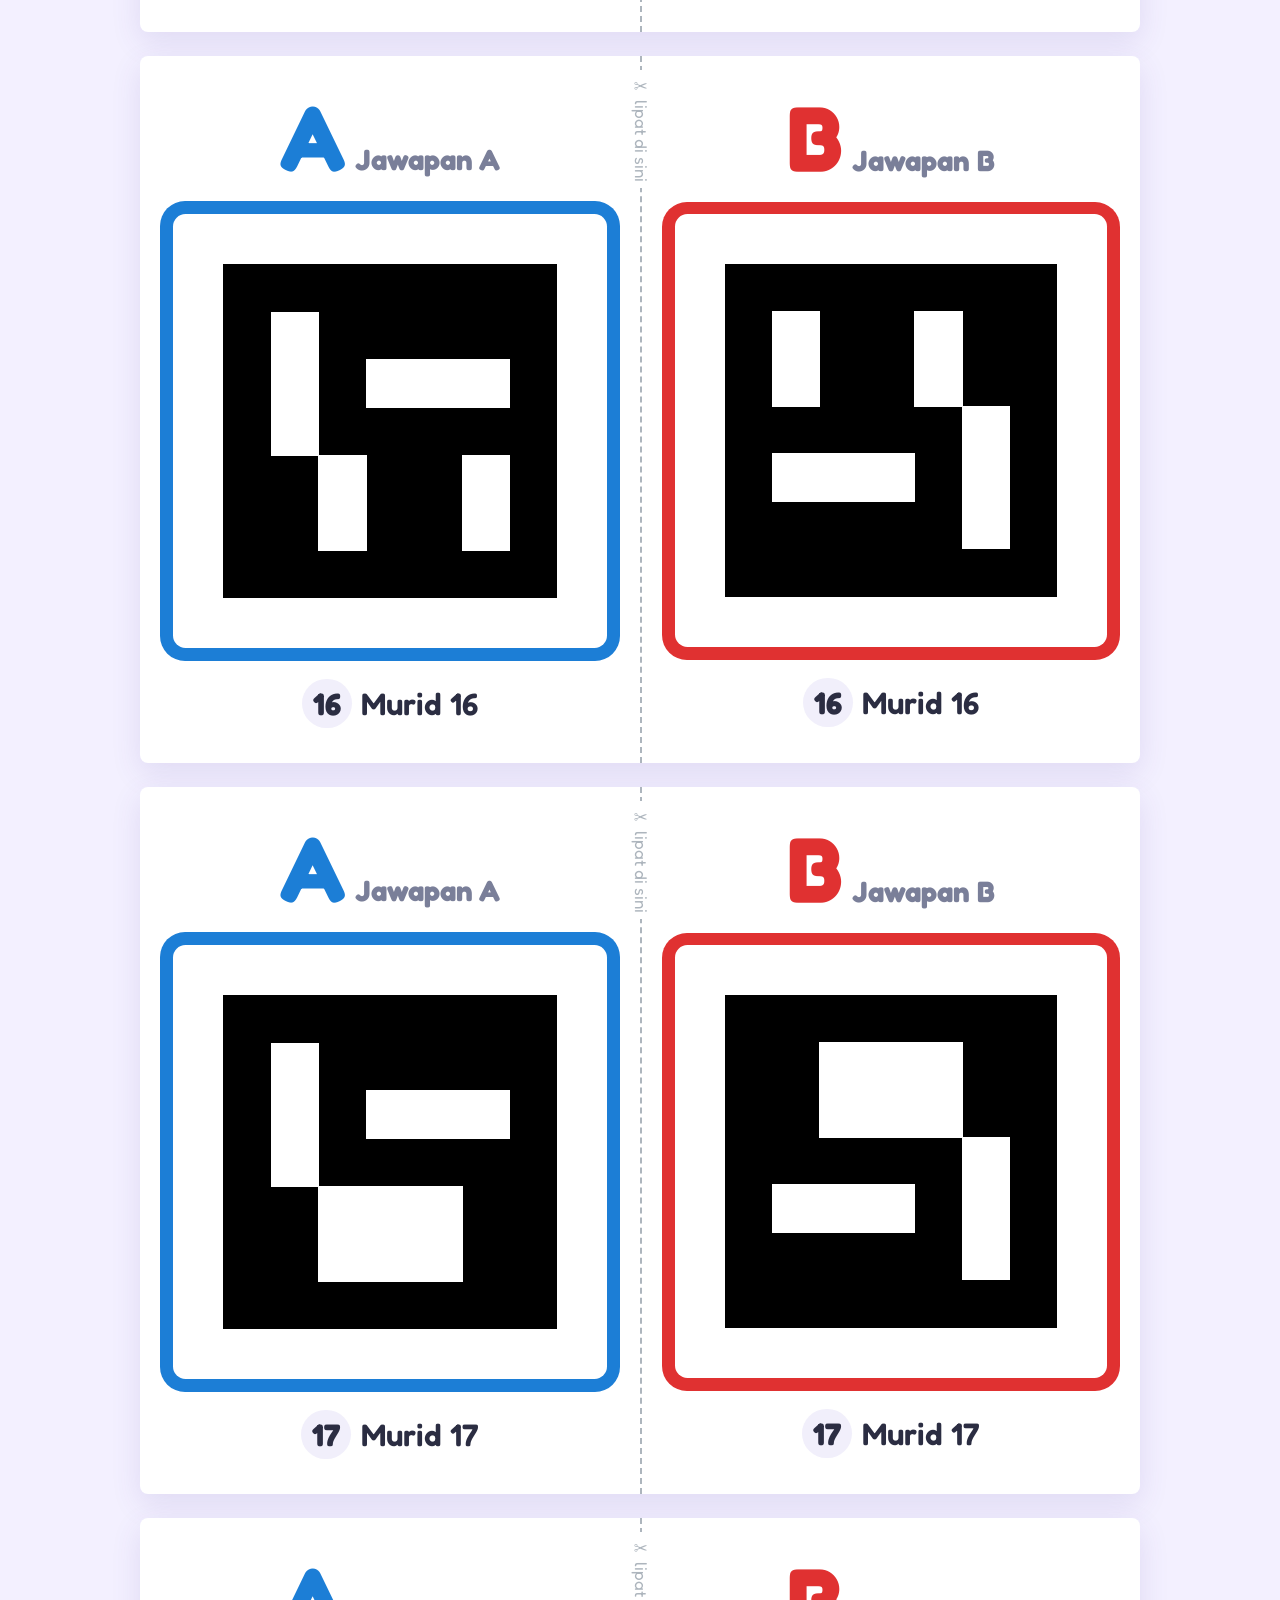
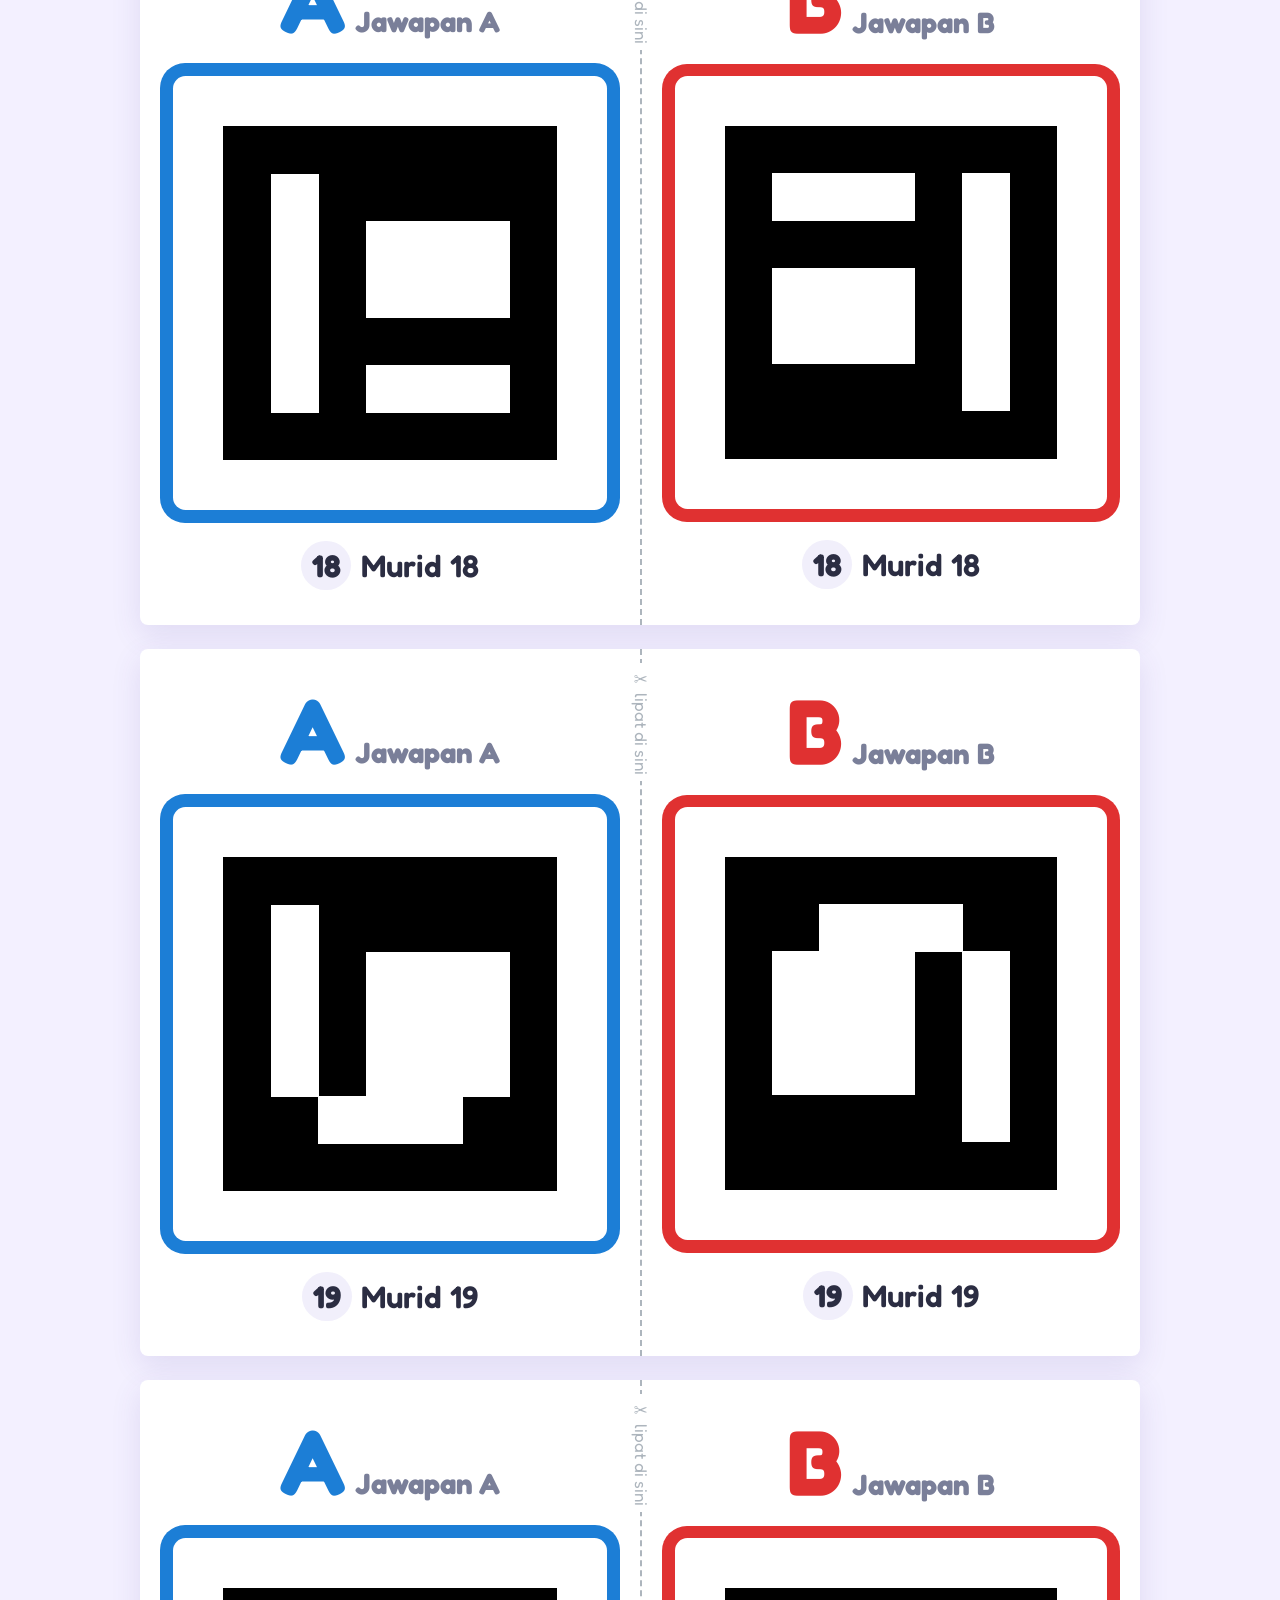
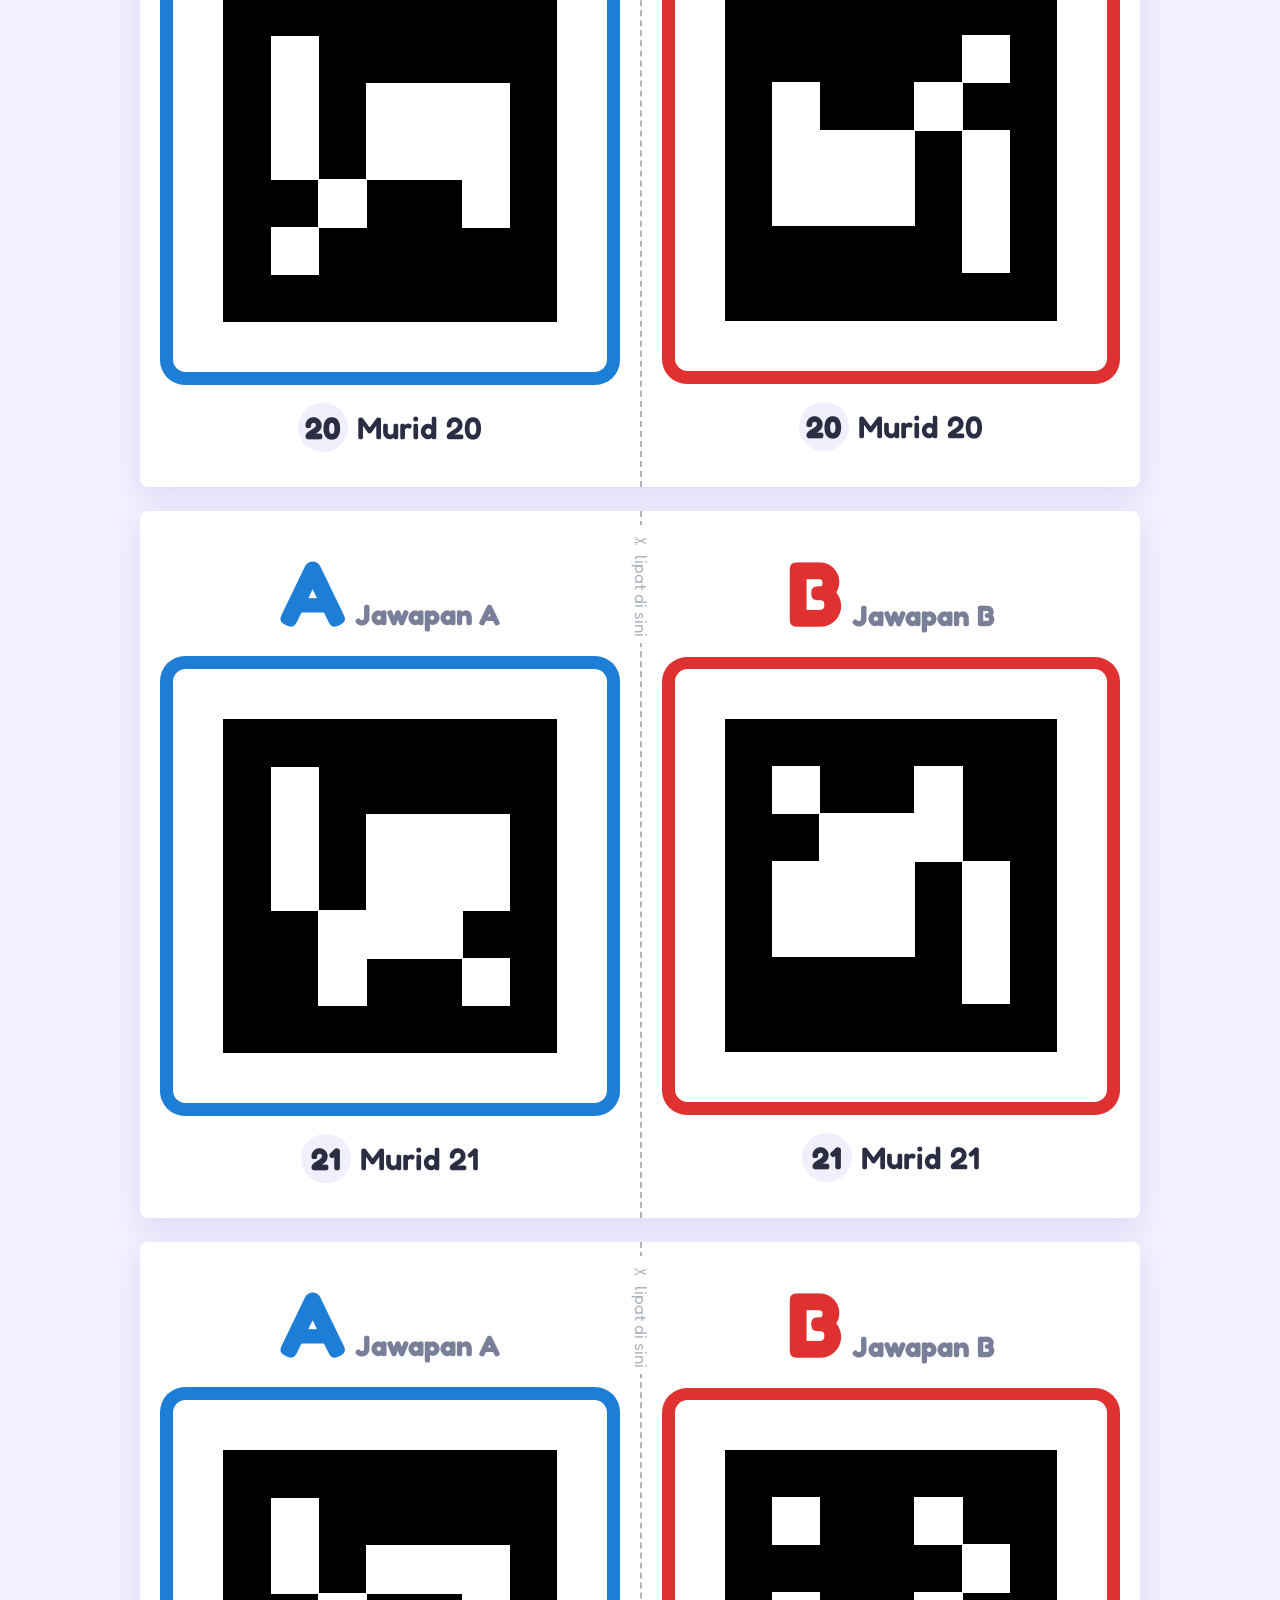
<file: qcard.html>
<!doctype html>
<html lang="ms">
<head>
  <meta charset="utf-8">
  <meta name="viewport" content="width=device-width, initial-scale=1">
  <title>Q-Card Kamera</title>
  <link href="https://fonts.googleapis.com/css2?family=Fredoka:wght@500;600;700&display=swap" rel="stylesheet">
  <style>
    :root { --a: #1c7ed6; --b: #e03131; --fa: #1c7ed6; --fb: #e03131; --ink: #2b2d42; --muted: #7a7f99; }
    * { box-sizing: border-box; }
    body { margin: 0; font-family: "Fredoka", system-ui, sans-serif; color: var(--ink); background: #f3f0ff; }
    .bar { max-width: 1000px; margin: 0 auto; padding: 20px 16px; display: flex; gap: 14px; align-items: flex-end; justify-content: space-between; flex-wrap: wrap; }
    .bar h1 { margin: 0; font-size: 26px; }
    .bar p { margin: 4px 0 0; color: var(--muted); max-width: 520px; line-height: 1.4; }
    .ctl { display: flex; gap: 10px; align-items: center; flex-wrap: wrap; }
    .ctl label { display: flex; gap: 6px; align-items: center; font-weight: 600; }
    .ctl select, .ctl input { font: inherit; padding: 8px 10px; border-radius: 10px; border: 2px solid #e6e3f5; background: #fff; }
    .ctl input { width: 80px; }
    button { font: inherit; font-size: 18px; font-weight: 600; border: 0; border-radius: 14px; padding: 12px 22px; background: #7048e8; color: #fff; cursor: pointer; box-shadow: 0 4px 0 #5f3dc4; }
    .how { max-width: 1000px; margin: 0 auto 18px; padding: 0 16px; display: flex; gap: 12px; flex-wrap: wrap; }
    .how div { background: #fff; border-radius: 14px; padding: 10px 14px; font-weight: 500; box-shadow: 0 4px 14px rgba(80,60,160,.08); }
    .page { width: 100%; max-width: 760px; margin: 0 auto 24px; background: #fff; aspect-ratio: 210 / 297; display: grid; box-shadow: 0 10px 30px rgba(80,60,160,.12); border-radius: 8px; overflow: hidden; }
    .page.n2 { grid-template-rows: 1fr 1fr; }
    .page.n4 { grid-template: 1fr 1fr / 1fr 1fr; }
    .page.fold { max-width: 1000px; aspect-ratio: 297 / 210; grid-template-columns: 1fr 1fr; }

    /* kad pusing (A atas, B bawah) */
    .card { position: relative; border: 1px dashed #ccc; display: flex; flex-direction: column; align-items: center; justify-content: center; container-type: size; }
    .mk { width: min(64cqw, 64cqh); aspect-ratio: 1; }
    .mk svg { width: 100%; height: 100%; display: block; }
    .lt { font-weight: 700; font-size: min(11cqh, 11cqw); line-height: 1; margin: min(3cqh, 3cqw) 0; }
    .lt.a { color: var(--a); } .lt.b { color: var(--b); transform: rotate(180deg); }
    .who { position: absolute; left: 4cqw; top: 50%; transform: translateY(-50%); text-align: center; max-width: 16cqw; }
    .who.r { left: auto; right: 4cqw; transform: translateY(-50%) rotate(180deg); }
    .who b { display: block; font-size: min(9cqw, 9cqh); line-height: 1; }
    .who span { display: block; font-size: min(3.2cqw, 3.6cqh); color: var(--muted); font-weight: 600; word-break: break-word; margin-top: 4px; }
    .page.n4 .who { top: auto; bottom: 3cqh; transform: none; left: 4cqw; max-width: 40cqw; text-align: left; }
    .page.n4 .who.r { bottom: auto; top: 3cqh; left: auto; right: 4cqw; transform: rotate(180deg); }
    .page.n4 .who b { font-size: 8cqw; display: inline; } .page.n4 .who span { display: inline; margin-left: 4px; font-size: 4cqw; }

    /* kad lipat: A kiri (bingkai biru), B kanan (bingkai merah) */
    .half { position: relative; display: flex; flex-direction: column; align-items: center; justify-content: center; gap: 2cqh; container-type: size; }
    .half + .half { border-left: 2px dashed #adb5bd; }
    .half + .half::before { content: "✂ lipat di sini"; position: absolute; top: 2cqh; left: -1px; transform: translateX(-50%); writing-mode: vertical-rl; font-size: 2.4cqh; color: #adb5bd; white-space: nowrap; background: #fff; padding: 6px 0; }
    .frame { width: min(92cqw, 66cqh); aspect-ratio: 1; border-radius: 5cqw; padding: min(2.6cqw, 1.9cqh); background: var(--fa); display: grid; }
    .frame.b { background: var(--fb); }
    .frame .gap { background: #fff; border-radius: 2.5cqw; padding: min(10cqw, 7.2cqh); display: grid; }
    .frame svg { width: 100%; height: 100%; display: block; }
    .big { font-weight: 700; line-height: 1; font-size: 13cqh; color: var(--fa); display: flex; align-items: baseline; gap: 2cqw; }
    .big.b { color: var(--fb); }
    .big small { font-size: .32em; color: var(--muted); }
    .tag { font-weight: 600; font-size: 4.4cqh; color: var(--ink); text-align: center; max-width: 90cqw; overflow: hidden; text-overflow: ellipsis; white-space: nowrap; }
    .tag b { display: inline-grid; place-items: center; min-width: 1.6em; height: 1.6em; border-radius: 999px; background: #f1effb; margin-right: .3em; }

    @media print {
      body { background: #fff; }
      .bar, .how { display: none; }
      .page { width: 210mm; height: 297mm; max-width: none; aspect-ratio: auto; margin: 0; box-shadow: none; border-radius: 0; break-after: page; }
      .page.fold { width: 297mm; height: 210mm; max-width: none; } /* penuh A4 melintang; garisan lipat tepat di tengah */
      .card, .half, .frame { -webkit-print-color-adjust: exact; print-color-adjust: exact; }
    }
  </style>
  <style id="page-size">@page { size: A4 portrait; margin: 0; }</style>
</head>
<body>
  <div class="bar">
    <div>
      <h1>📷 Q-Card untuk imbasan kamera</h1>
      <p id="info">Setiap murid dapat satu kad. Nombor kad mesti sama dengan senarai nama dalam skrin admin.</p>
    </div>
    <div class="ctl">
      <label id="count-wrap">Bilangan kad <input type="number" id="count" min="1" max="60" value="30"></label>
      <label>Jenis kad
        <select id="layout">
          <option value="fold">📄 Lipat: A kiri, B kanan (1 murid sehelai)</option>
          <option value="2">🔄 Pusing: 2 kad sehelai</option>
          <option value="4">🔄 Pusing: 4 kad sehelai</option>
        </select>
      </label>
      <button onclick="window.print()">Cetak</button>
    </div>
  </div>
  <div class="how" id="how"></div>
  <div id="pages"></div>
  <script src="js/qcard.js"></script>
  <script>
    let roster = [];
    try { roster = JSON.parse(localStorage.getItem("sdz-roster") || "[]").filter(Boolean).slice(0, QCARD.MAX); } catch {}
    const esc = s => String(s).replace(/[&<>"]/g, c => ({ "&": "&amp;", "<": "&lt;", ">": "&gt;", '"': "&quot;" }[c]));
    const $ = id => document.getElementById(id);
    const params = new URLSearchParams(location.search);
    if (params.get("layout")) $("layout").value = params.get("layout");
    try { const saved = localStorage.getItem("sdz-qcard-layout"); if (saved && !params.get("layout")) $("layout").value = saved; } catch {}
    if (roster.length) {
      $("count-wrap").style.display = "none";
      $("info").textContent = `${roster.length} kad mengikut senarai nama dalam skrin admin. Jika senarai diubah, cetak semula.`;
    }
    const HOW = {
      fold: ["1️⃣ Cetak (A4 melintang)", "2️⃣ Lipat dua di garisan tengah: A di depan, B di belakang", "3️⃣ Murid pegang kad tegak & tunjuk sisi jawapan ke kamera"],
      rot: ["1️⃣ Cetak (jangan kecilkan)", "2️⃣ Murid pegang kad dengan huruf jawapan di <b>atas</b>", "3️⃣ Guru imbas kelas dengan kamera"]
    };
    function rotCard(i) {
      const who = `<b>${i + 1}</b><span>${esc(roster[i] || "")}</span>`;
      return `<div class="card"><div class="lt a">A</div><div class="mk">${QCARD.markerSVG(i)}</div><div class="lt b">B</div>
        <div class="who">${who}</div><div class="who r">${who}</div></div>`;
    }
    function foldPage(i) {
      const tag = `<div class="tag"><b>${i + 1}</b>${esc(roster[i] || "Murid " + (i + 1))}</div>`;
      const half = k => `<div class="half">
          <div class="big ${k}">${k.toUpperCase()}<small>Jawapan ${k.toUpperCase()}</small></div>
          <div class="frame ${k}"><div class="gap">${QCARD.markerSVG(i, k === "b")}</div></div>
          ${tag}
        </div>`;
      return `<div class="page fold">${half("a")}${half("b")}</div>`;
    }
    function render() {
      const n = roster.length || Math.max(1, Math.min(QCARD.MAX, Number($("count").value) || 30));
      const lay = $("layout").value;
      try { localStorage.setItem("sdz-qcard-layout", lay); } catch {}
      $("page-size").textContent = `@page { size: A4 ${lay === "fold" ? "landscape" : "portrait"}; margin: 0; }`;
      $("how").innerHTML = (lay === "fold" ? HOW.fold : HOW.rot).map(t => `<div>${t}</div>`).join("");
      let html = "";
      if (lay === "fold") {
        for (let i = 0; i < n; i++) html += foldPage(i);
      } else {
        const per = Number(lay);
        for (let p = 0; p < n; p += per) {
          let cards = "";
          for (let i = p; i < Math.min(n, p + per); i++) cards += rotCard(i);
          html += `<div class="page n${per}">${cards}</div>`;
        }
      }
      $("pages").innerHTML = html;
    }
    $("layout").onchange = render;
    $("count").oninput = render;
    render();
  </script>
</body>
</html>
</file>
<file: css/style.css>
:root {
  --bg: #f3f0ff;
  --bg2: #e7f5ff;
  --card: #ffffff;
  --ink: #2b2d42;
  --muted: #7a7f99;
  --line: #e6e3f5;
  --primary: #7048e8;
  --primary-d: #5f3dc4;
  --ok: #2fb344;
  --ok-bg: #d3f9d8;
  --bad: #f03e3e;
  --bad-bg: #ffe3e3;
  --c0: #1c7ed6;  /* A — biru  ★ (sama dengan Q-Card bercetak) */
  --c1: #e03131;  /* B — merah ● (sama dengan Q-Card bercetak) */
  --c2: #f5b301;  /* C — matahari ▲ */
  --c3: #37b24d;  /* D — pudina ■ */
  --radius: 22px;
  --shadow: 0 10px 30px rgba(80, 60, 160, .12);
  --font: "Fredoka", "Nunito", "Segoe UI Rounded", "Arial Rounded MT Bold", system-ui, sans-serif;
}

* { box-sizing: border-box; -webkit-tap-highlight-color: transparent; }
html, body { margin: 0; height: 100%; }
body {
  font-family: var(--font);
  color: var(--ink);
  background: linear-gradient(160deg, var(--bg) 0%, var(--bg2) 100%);
  overflow: hidden;
  -webkit-font-smoothing: antialiased;
  user-select: none;
}
button { font-family: inherit; }
input { font-family: inherit; user-select: text; }
h1, h2, h3 { margin: 0; font-weight: 700; }

/* ---------- latar belakang bergerak ---------- */
.bg { position: fixed; inset: 0; z-index: 0; overflow: hidden; pointer-events: none; }
.blob { position: absolute; border-radius: 50%; filter: blur(2px); opacity: .45; animation: float 18s ease-in-out infinite; }
.b1 { width: 240px; height: 240px; background: #ffd8e4; top: -60px; left: -50px; }
.b2 { width: 180px; height: 180px; background: #d0ebff; bottom: 8%; right: -40px; animation-delay: -4s; }
.b3 { width: 120px; height: 120px; background: #fff3bf; top: 40%; left: 6%; animation-delay: -8s; }
.b4 { width: 150px; height: 150px; background: #d3f9d8; top: 10%; right: 18%; animation-delay: -12s; }
@keyframes float {
  0%, 100% { transform: translate(0, 0) scale(1); }
  33% { transform: translate(30px, -40px) scale(1.08); }
  66% { transform: translate(-25px, 25px) scale(.95); }
}

#fx-canvas { position: fixed; inset: 0; width: 100%; height: 100%; pointer-events: none; z-index: 50; }

/* ---------- bar atas ---------- */
.topbar { position: fixed; top: 12px; right: 12px; z-index: 30; display: flex; gap: 8px; align-items: center; }
.icon-btn, .admin-btn {
  border: 0; background: rgba(255,255,255,.85); color: var(--ink); border-radius: 999px;
  height: 42px; min-width: 42px; font-size: 18px; cursor: pointer; box-shadow: 0 4px 14px rgba(80,60,160,.12);
  backdrop-filter: blur(6px); transition: transform .15s;
}
.admin-btn { padding: 0 16px; font-size: 15px; font-weight: 600; }
.icon-btn:active, .admin-btn:active { transform: scale(.92); }
.host-only { display: none; }
body.is-host .host-only { display: inline-block; }
body.is-host .admin-btn, body.in-game .admin-btn { display: none; }

/* ---------- skrin ---------- */
#app { position: relative; z-index: 1; height: 100%; }
.screen {
  position: absolute; inset: 0; display: none; align-items: center; justify-content: center;
  flex-direction: column; padding: 70px 16px 24px; overflow-y: auto;
  justify-content: flex-start;
}
.screen > * { margin-top: auto; margin-bottom: auto; flex-shrink: 0; }
.screen.active { display: flex; animation: screenIn .35s cubic-bezier(.2,.9,.3,1.2); }
@keyframes screenIn { from { opacity: 0; transform: translateY(16px) scale(.98); } to { opacity: 1; transform: none; } }

.card { background: var(--card); border-radius: var(--radius); box-shadow: var(--shadow); padding: 24px; }
.center-stack { display: flex; flex-direction: column; align-items: center; gap: 14px; text-align: center; max-width: 560px; width: 100%; }
.muted { color: var(--muted); margin: 0; }
.big-muted { font-size: 18px; }
.lbl { font-weight: 600; color: var(--muted); margin: 0; font-size: 15px; }
.err { color: var(--bad); min-height: 1.2em; margin: 0; font-weight: 500; text-align: center; }
.hint { font-size: 14px; text-align: center; margin-top: 8px; }

/* ---------- logo ---------- */
.logo { text-align: center; margin-bottom: 22px; }
.logo-star { font-size: 56px; display: inline-block; animation: spinBounce 3s ease-in-out infinite; }
.logo h1 { font-size: clamp(42px, 9vw, 64px); letter-spacing: -1px; line-height: 1; margin-top: 4px; }
.logo h1 b { color: var(--primary); }
.tagline { color: var(--muted); margin: 6px 0 0; font-size: 18px; }
@keyframes spinBounce { 0%,100% { transform: translateY(0) rotate(0); } 50% { transform: translateY(-10px) rotate(15deg); } }

.join-card { width: 100%; max-width: 380px; display: flex; flex-direction: column; gap: 14px; align-items: stretch; text-align: center; }
.big-input {
  width: 100%; border: 3px solid var(--line); border-radius: 16px; padding: 14px; font-size: 24px;
  font-weight: 600; text-align: center; color: var(--ink); outline: none; transition: border-color .2s, box-shadow .2s;
}
.big-input:focus { border-color: var(--primary); box-shadow: 0 0 0 5px rgba(112,72,232,.15); }
.pin-input { font-size: 34px; letter-spacing: 10px; }
.shake { animation: shake .4s; }
@keyframes shake { 20%,60% { transform: translateX(-8px); } 40%,80% { transform: translateX(8px); } }

/* ---------- butang ---------- */
.btn {
  border: 0; border-radius: 16px; padding: 12px 22px; font-size: 18px; font-weight: 600; cursor: pointer;
  transition: transform .12s, box-shadow .12s, background .2s; color: var(--ink); background: #fff;
}
.btn:active { transform: translateY(3px); }
.btn:disabled { opacity: .45; cursor: not-allowed; }
.btn-primary { background: var(--primary); color: #fff; box-shadow: 0 5px 0 var(--primary-d); }
.btn-primary:active:not(:disabled) { box-shadow: 0 2px 0 var(--primary-d); }
.btn-ghost { background: #fff; box-shadow: 0 4px 0 var(--line); }
.btn-xl { font-size: 22px; padding: 16px 28px; }
.btn-sm { font-size: 15px; padding: 8px 14px; }
.row-btns { display: flex; gap: 12px; flex-wrap: wrap; justify-content: space-between; align-items: center; width: 100%; }
.row-btns.end { justify-content: flex-end; }
.row-btns.center { justify-content: center; }

.pill { display: inline-block; background: #fff; border-radius: 999px; padding: 8px 18px; font-weight: 600; box-shadow: 0 4px 12px rgba(80,60,160,.1); margin: 0; }
.pill.ok { background: var(--ok-bg); color: #2b8a3e; }
.pill.small { padding: 5px 12px; font-size: 14px; }
.pill.big { font-size: 22px; padding: 10px 24px; }

/* ---------- avatar ---------- */
.avatar { font-size: 32px; line-height: 1; display: grid; place-items: center; }
.avatar.big { font-size: 72px; width: 110px; height: 110px; background: #f8f7ff; border-radius: 50%; }
.avatar.huge { font-size: 96px; width: 150px; height: 150px; background: #fff; border-radius: 50%; box-shadow: var(--shadow); }
.avatar-pick { display: flex; align-items: center; justify-content: center; gap: 14px; }
.arrow { border: 0; background: #f1effb; width: 44px; height: 44px; border-radius: 50%; font-size: 28px; cursor: pointer; color: var(--primary); }
.arrow:active { transform: scale(.9); }
.bounce { animation: bounce 1.4s ease-in-out infinite; }
@keyframes bounce { 0%,100% { transform: translateY(0); } 50% { transform: translateY(-14px); } }

.dots { display: flex; gap: 8px; }
.dots i { width: 12px; height: 12px; border-radius: 50%; background: var(--primary); opacity: .3; animation: dot 1.2s infinite; }
.dots i:nth-child(2) { animation-delay: .2s; } .dots i:nth-child(3) { animation-delay: .4s; }
@keyframes dot { 0%,100% { opacity: .25; transform: scale(.8); } 50% { opacity: 1; transform: scale(1.1); } }

.pop-in { animation: popIn .5s cubic-bezier(.2,.9,.3,1.4) both; }
.d1 { animation-delay: .1s; } .d2 { animation-delay: .2s; } .d3 { animation-delay: .3s; }
@keyframes popIn { from { opacity: 0; transform: scale(.85) translateY(10px); } to { opacity: 1; transform: none; } }

/* ---------- pemain: bersedia ---------- */
.ready-title { font-size: 44px; }
.ring-count {
  width: 140px; height: 140px; border-radius: 50%; background: var(--primary); color: #fff;
  display: grid; place-items: center; font-size: 72px; font-weight: 700; box-shadow: 0 0 0 12px rgba(112,72,232,.18);
}
.ring-count.tick { animation: tickPop .5s; }
@keyframes tickPop { from { transform: scale(1.35); } to { transform: scale(1); } }

/* ---------- pemain: jawab ---------- */
.p-answer-wrap { width: 100%; max-width: 640px; display: flex; flex-direction: column; gap: 12px; height: 100%; }
.p-q-head { display: flex; justify-content: space-between; align-items: center; }
.p-timer { font-weight: 700; font-size: 22px; background: #fff; border-radius: 999px; min-width: 52px; height: 52px; display: grid; place-items: center; box-shadow: 0 4px 12px rgba(80,60,160,.1); }
.p-timer.urgent { color: var(--bad); animation: tickPop .5s; }
.timebar { height: 10px; background: rgba(255,255,255,.8); border-radius: 99px; overflow: hidden; }
.timebar i { display: block; height: 100%; width: 100%; background: linear-gradient(90deg, #845ef7, #4dabf7); border-radius: 99px; transform-origin: left; }
.p-question { background: #fff; border-radius: 18px; padding: 14px 16px; margin: 0; font-size: 18px; font-weight: 500; line-height: 1.35; box-shadow: var(--shadow); }
.answers { display: grid; gap: 12px; flex: 1; grid-auto-rows: 1fr; min-height: 0; }
.ans {
  border: 0; border-radius: 20px; color: #fff; font-size: 19px; font-weight: 600; text-align: left; cursor: pointer;
  display: flex; align-items: center; gap: 14px; padding: 14px 18px; min-height: 80px; line-height: 1.25;
  box-shadow: 0 6px 0 rgba(0,0,0,.18); transition: transform .1s, box-shadow .1s, opacity .2s;
  animation: popIn .4s cubic-bezier(.2,.9,.3,1.4) both;
}
.ans:nth-child(2) { animation-delay: .07s; } .ans:nth-child(3) { animation-delay: .14s; } .ans:nth-child(4) { animation-delay: .21s; }
.ans:active { transform: translateY(4px) scale(.98); box-shadow: 0 2px 0 rgba(0,0,0,.18); }
.ans .shape { flex: none; width: 46px; height: 46px; border-radius: 50%; background: rgba(255,255,255,.25); display: grid; place-items: center; font-size: 24px; }
.ans .letter, .opt .letter { font-weight: 700; opacity: .85; }
.ans.c0, .opt.c0 { background: var(--c0); } .ans.c1, .opt.c1 { background: var(--c1); }
.ans.c2, .opt.c2 { background: var(--c2); } .ans.c3, .opt.c3 { background: var(--c3); }
.ans.dim { opacity: .3; }

.sent-badge { width: 120px; height: 120px; border-radius: 50%; color: #fff; display: grid; place-items: center; font-size: 56px; animation: popIn .5s cubic-bezier(.2,.9,.3,1.6), wobble 2s 0.6s ease-in-out infinite; }
@keyframes wobble { 0%,100% { transform: rotate(0); } 25% { transform: rotate(-8deg); } 75% { transform: rotate(8deg); } }

/* ---------- pemain: keputusan ---------- */
body.res-ok { background: linear-gradient(160deg, #d3f9d8, #b2f2bb); }
body.res-bad { background: linear-gradient(160deg, #ffe3e3, #ffc9c9); }
body.res-ok .bg, body.res-bad .bg { opacity: .3; }
.result-icon { width: 130px; height: 130px; border-radius: 50%; display: grid; place-items: center; font-size: 70px; color: #fff; background: var(--ok); animation: popIn .55s cubic-bezier(.2,.9,.3,1.8); box-shadow: 0 0 0 14px rgba(255,255,255,.5); }
.result-icon.bad { background: var(--bad); animation: popIn .5s, shake .5s .5s; }
.result-title { font-size: 46px; }
.points-pill { background: #fff; border-radius: 999px; padding: 10px 26px; font-size: 28px; font-weight: 700; box-shadow: var(--shadow); animation: popIn .5s .2s both; }
.points-pill.neutral { color: var(--primary); }
.streak { font-size: 20px; font-weight: 600; min-height: 1em; }
.streak:not(:empty) { background: #fff4e6; color: #e8590c; border-radius: 999px; padding: 6px 16px; animation: popIn .5s .35s both; }
.result-note { font-size: 19px; margin: 0; font-weight: 500; }
.score-foot { position: fixed; left: 0; right: 0; bottom: 0; display: flex; justify-content: space-between; padding: 14px 20px; background: rgba(255,255,255,.85); font-size: 20px; font-weight: 600; }

/* ---------- pemain: tamat ---------- */
.medal { font-size: 110px; animation: popIn .6s cubic-bezier(.2,.9,.3,1.6), spinBounce 3s 1s ease-in-out infinite; }
.pe-rank { font-size: 30px; font-weight: 700; margin: 0; color: var(--primary); }

/* ---------- host: setup ---------- */
.setup-wrap { width: 100%; max-width: 760px; display: flex; flex-direction: column; gap: 18px; }
.setup-wrap h2 { font-size: 34px; text-align: center; }
.set-grid { display: grid; grid-template-columns: repeat(auto-fit, minmax(240px, 1fr)); gap: 14px; }
.set-card {
  border: 4px solid transparent; background: #fff; border-radius: var(--radius); padding: 20px; text-align: left; cursor: pointer;
  box-shadow: var(--shadow); transition: transform .15s, border-color .2s; display: flex; gap: 14px; align-items: center; color: var(--ink);
}
.set-card:hover { transform: translateY(-3px); }
.set-card.on { border-color: var(--primary); background: #f8f5ff; }
.set-card .emo { font-size: 44px; }
.set-card b { display: block; font-size: 19px; }
.set-card span { color: var(--muted); font-size: 15px; }
.settings { display: flex; flex-direction: column; gap: 4px; padding: 10px 20px; }
.setting { display: flex; justify-content: space-between; align-items: center; gap: 12px; padding: 10px 0; font-size: 17px; font-weight: 500; flex-wrap: wrap; }
.setting + .setting { border-top: 2px dashed var(--line); }
.seg { display: flex; background: #f1effb; border-radius: 12px; padding: 4px; gap: 4px; }
.seg button { border: 0; background: transparent; padding: 8px 12px; border-radius: 9px; font-size: 15px; font-weight: 600; cursor: pointer; color: var(--muted); }
.seg button.on { background: #fff; color: var(--primary); box-shadow: 0 2px 6px rgba(0,0,0,.08); }
.toggle { cursor: pointer; }
.toggle input { display: none; }
.toggle i { width: 54px; height: 30px; background: #dcd8ee; border-radius: 99px; position: relative; transition: background .2s; flex: none; }
.toggle i::after { content: ""; position: absolute; top: 3px; left: 3px; width: 24px; height: 24px; border-radius: 50%; background: #fff; transition: transform .2s; box-shadow: 0 2px 4px rgba(0,0,0,.15); }
.toggle input:checked + i { background: var(--primary); }
.toggle input:checked + i::after { transform: translateX(24px); }

.sel { font-family: inherit; font-size: 15px; font-weight: 600; color: var(--ink); background: #f1effb; border: 0; border-radius: 12px; padding: 10px 12px; max-width: 100%; min-width: 0; flex: 1 1 220px; }
.sel:disabled { opacity: .5; }
.resume-card { display: flex; align-items: center; justify-content: space-between; gap: 14px; flex-wrap: wrap; border: 3px solid #ffd43b; background: #fff9db; padding: 16px 20px; }
.resume-card[hidden] { display: none; }
.resume-info { display: flex; flex-direction: column; gap: 4px; }
.resume-info b { font-size: 19px; }
.resume-info span { color: var(--muted); font-weight: 500; }
.resume-btns { display: flex; gap: 10px; }
.admin-form { display: flex; flex-direction: column; gap: 12px; }
#dlg-admin { max-width: 360px; }

/* ---------- mod kertas ---------- */
.paper-only { display: none !important; }
body.paper .paper-only { display: flex !important; }
body.paper .device-only { display: none !important; }
.groups-setting { flex-direction: column; align-items: stretch !important; flex-wrap: nowrap !important; }
.groups-setting small { font-size: 13px; font-weight: 400; }
.groups-edit { display: grid; grid-template-columns: repeat(auto-fill, minmax(170px, 1fr)); grid-auto-rows: 44px; gap: 8px; align-items: stretch; }
.g-item { display: flex; align-items: center; gap: 6px; background: #f1effb; border-radius: 12px; padding: 4px 6px 4px 10px; }
.g-item .avatar { font-size: 20px; }
.g-item input { flex: 1; min-width: 0; border: 0; background: transparent; font-size: 15px; font-weight: 600; color: var(--ink); outline: none; padding: 6px 0; }
.g-item button { border: 0; background: transparent; font-size: 18px; color: var(--muted); cursor: pointer; padding: 2px 6px; border-radius: 8px; }
.g-item button:hover { background: var(--bad-bg); color: var(--bad); }
.groups-actions { display: flex; gap: 8px; flex-wrap: wrap; }
.groups-actions a { text-decoration: none; display: inline-block; }
.paper-head { align-items: center; gap: 28px; flex-wrap: wrap; justify-content: center; }
.paper-head h2 { font-size: clamp(26px, 3.5vw, 40px); margin-bottom: 8px; }
.paper-head p { line-height: 1.5; }
.paper-cards { display: flex; gap: 14px; }
.pcard { width: 110px; height: 140px; border-radius: 18px; color: #fff; display: grid; place-items: center; font-size: 84px; font-weight: 700; box-shadow: 0 8px 0 rgba(0,0,0,.15); animation: wobble 3s ease-in-out infinite; }
.pcard.c0 { background: var(--c0); } .pcard.c1 { background: var(--c1); animation-delay: -1.5s; }
.chip.static { cursor: default; }
.chip.static:hover { background: #fff; text-decoration: none; }
.paper-hint { flex-direction: column; align-items: center; background: #fff; border-radius: 20px; padding: 12px 22px; box-shadow: var(--shadow); font-size: 24px; font-weight: 600; text-align: center; }
.paper-hint small { font-size: 18px; color: var(--muted); }
.paper-hint .ca { color: var(--c0); } .paper-hint .cb { color: var(--c1); }
.raise-banner { display: none; align-items: center; justify-content: space-between; gap: 16px; flex-wrap: wrap; background: #fff; border-radius: 22px; padding: 16px 22px; box-shadow: var(--shadow); }
#h-question.raising .raise-banner { display: flex; animation: popIn .5s cubic-bezier(.2,.9,.3,1.6); }
#h-question.raising .hq-mid { display: none; }
.raise-text { font-size: clamp(28px, 4vw, 48px); font-weight: 700; color: var(--primary); animation: tickPop .8s ease-in-out infinite alternate; }
body.paper:not(.qcard) #h-question .opt .cnt, body.paper:not(.qcard) #h-question .opt .fill { display: none !important; }
.groups-mark { flex-basis: 100%; flex-direction: column; gap: 8px; }
.groups-mark:has(.gm-list:empty) { display: none !important; }
.gm-lbl { font-weight: 600; color: var(--muted); }
.gm-list { display: flex; flex-wrap: wrap; gap: 10px; }
.gm-btn { border: 3px solid transparent; background: #fff; border-radius: 999px; padding: 8px 18px 8px 10px; font-size: 20px; font-weight: 600; cursor: pointer; display: flex; align-items: center; gap: 8px; box-shadow: 0 4px 12px rgba(80,60,160,.12); color: var(--ink); transition: transform .1s, background .2s; }
.gm-btn:active { transform: scale(.95); }
.gm-btn .ck { width: 28px; height: 28px; border-radius: 50%; background: #f1effb; display: grid; place-items: center; font-size: 16px; color: transparent; }
.gm-btn.on { background: var(--ok-bg); border-color: var(--ok); }
.gm-btn.on .ck { background: var(--ok); color: #fff; }
.gm-btn.all { background: #f1effb; color: var(--primary); padding: 8px 16px; }

/* ---------- host: lobi ---------- */
.lobby-wrap { width: 100%; max-width: 1100px; height: 100%; display: flex; flex-direction: column; gap: 16px; }
.lobby-head { display: flex; align-items: center; justify-content: space-between; gap: 20px; flex-wrap: wrap; }
.join-info { flex: 1; min-width: 240px; }
.join-url { font-size: clamp(16px, 2.2vw, 24px); font-weight: 600; color: var(--primary); margin: 4px 0 6px; word-break: break-all; }
.pin-display { font-size: clamp(56px, 10vw, 110px); font-weight: 700; letter-spacing: .08em; line-height: 1; }
.qr { width: 180px; height: 180px; background: #fff; border-radius: 16px; padding: 8px; flex: none; }
.qr img, .qr svg { width: 100%; height: 100%; display: block; image-rendering: pixelated; }
.lobby-bar { display: flex; align-items: center; gap: 14px; justify-content: space-between; flex-wrap: wrap; }
.count-pill { background: #fff; border-radius: 999px; padding: 10px 22px; font-size: 22px; box-shadow: var(--shadow); }
.count-pill b { color: var(--primary); font-size: 28px; }
.lobby-set { font-weight: 600; font-size: 17px; flex: 1; text-align: center; }
.players { flex: 1; display: flex; flex-wrap: wrap; gap: 12px; align-content: flex-start; justify-content: center; padding: 8px; min-height: 120px; }
.waiting-text { font-size: 22px; margin-top: 30px; animation: dot 2s infinite; }
.chip {
  border: 0; background: #fff; border-radius: 999px; padding: 8px 18px 8px 8px; display: flex; align-items: center; gap: 8px;
  font-size: 20px; font-weight: 600; box-shadow: 0 4px 12px rgba(80,60,160,.12); cursor: pointer; color: var(--ink);
  animation: chipIn .5s cubic-bezier(.2,.9,.3,1.6) both;
}
.chip .avatar { width: 40px; height: 40px; font-size: 26px; background: #f3f0ff; border-radius: 50%; }
.chip:hover { background: var(--bad-bg); text-decoration: line-through; }
.chip.off { opacity: .45; }
@keyframes chipIn { from { opacity: 0; transform: scale(.3) rotate(-10deg); } to { opacity: 1; transform: none; } }

/* ---------- host: intro ---------- */
.intro-tag { font-size: clamp(32px, 5vw, 56px); max-width: 900px; animation: popIn .6s .1s both; }
.intro-bar { width: min(400px, 80vw); height: 12px; background: rgba(255,255,255,.8); border-radius: 99px; overflow: hidden; }
.intro-bar i { display: block; height: 100%; background: var(--primary); width: 0; }
.intro-bar.go i { animation: fillBar 3s linear forwards; }
@keyframes fillBar { to { width: 100%; } }

/* ---------- host: soalan ---------- */
.hq-wrap { width: 100%; max-width: 1200px; height: 100%; display: flex; flex-direction: column; gap: 16px; }
.hq-top { display: flex; align-items: center; gap: 12px; }
.hq-tag { flex: 1; font-weight: 600; color: var(--muted); font-size: 18px; }
.hq-question { font-size: clamp(22px, 3.2vw, 40px); font-weight: 600; text-align: center; line-height: 1.3; padding: 28px; animation: popIn .5s both; }
.hq-mid { display: flex; justify-content: space-between; align-items: center; padding: 0 10px; }
.timer-ring { position: relative; width: 120px; height: 120px; }
.timer-ring svg { width: 100%; height: 100%; transform: rotate(-90deg); }
.timer-ring circle { fill: none; stroke-width: 10; }
.timer-ring .track { stroke: rgba(255,255,255,.9); }
.timer-ring .prog { stroke: var(--primary); stroke-linecap: round; stroke-dasharray: 276.46; transition: stroke-dashoffset 1s linear, stroke .3s; }
.timer-ring.urgent .prog { stroke: var(--bad); }
.timer-ring span { position: absolute; inset: 0; display: grid; place-items: center; font-size: 42px; font-weight: 700; }
.timer-ring.urgent span { color: var(--bad); animation: tickPop .5s; }
.ans-count { background: #fff; border-radius: 20px; padding: 12px 22px; text-align: center; box-shadow: var(--shadow); }
.ans-count b { display: block; font-size: 40px; line-height: 1; color: var(--primary); }
.ans-count span { color: var(--muted); font-weight: 500; }
.ans-count.bump b { animation: tickPop .4s; }
.h-options { display: grid; grid-template-columns: 1fr 1fr; gap: 14px; }
.h-options.n3 .opt:last-child { grid-column: 1 / -1; }
.opt {
  position: relative; overflow: hidden; color: #fff; border-radius: 20px; padding: 18px 22px; display: flex; align-items: center; gap: 16px;
  font-size: clamp(18px, 2.2vw, 28px); font-weight: 600; min-height: 90px; box-shadow: 0 6px 0 rgba(0,0,0,.15);
  transition: opacity .4s, transform .4s, filter .4s; animation: popIn .45s cubic-bezier(.2,.9,.3,1.4) both;
}
.opt:nth-child(2) { animation-delay: .08s; } .opt:nth-child(3) { animation-delay: .16s; } .opt:nth-child(4) { animation-delay: .24s; }
.opt .shape { flex: none; width: 54px; height: 54px; border-radius: 50%; background: rgba(255,255,255,.25); display: grid; place-items: center; font-size: 28px; position: relative; z-index: 1; }
.opt .txt { flex: 1; position: relative; z-index: 1; }
.opt .cnt { position: relative; z-index: 1; font-size: 30px; font-weight: 700; display: none; align-items: center; gap: 6px; }
.opt .fill { position: absolute; left: 0; top: 0; bottom: 0; width: 0; background: rgba(255,255,255,.22); transition: width .9s cubic-bezier(.2,.8,.2,1); }
.opt .tick { position: relative; z-index: 1; font-size: 30px; display: none; }
#h-question .reveal-row { display: none; }
#h-question.revealed .reveal-row { display: flex; gap: 16px; align-items: center; justify-content: space-between; flex-wrap: wrap; animation: popIn .5s .3s both; }
#h-question.revealed .opt .cnt { display: flex; }
#h-question.revealed .opt.wrong { opacity: .35; filter: grayscale(.4); transform: scale(.97); }
#h-question.revealed .opt.right { transform: scale(1.02); box-shadow: 0 0 0 6px #fff, 0 0 0 10px var(--ok), 0 8px 20px rgba(0,0,0,.15); }
#h-question.revealed .opt.right .tick { display: block; }
#h-question.revealed .hq-mid { display: none; }
.explain { flex: 1; background: #fff; border-radius: 18px; padding: 16px 20px; font-size: clamp(16px, 1.8vw, 22px); font-weight: 500; box-shadow: var(--shadow); min-width: 260px; }
.explain:empty { visibility: hidden; }
.explain::before { content: "💡 "; }

/* ---------- host: papan markah ---------- */
.board-wrap { width: 100%; max-width: 760px; display: flex; flex-direction: column; gap: 18px; }
.board-wrap h2 { font-size: 40px; text-align: center; }
.board { list-style: none; margin: 0; padding: 0; display: flex; flex-direction: column; gap: 10px; }
.board li {
  background: #fff; border-radius: 18px; padding: 12px 20px; display: flex; align-items: center; gap: 14px; font-size: 24px; font-weight: 600;
  box-shadow: var(--shadow); animation: slideIn .5s cubic-bezier(.2,.9,.3,1.2) both;
}
.board li .rk { width: 40px; height: 40px; border-radius: 50%; background: #f1effb; display: grid; place-items: center; font-size: 20px; color: var(--primary); flex: none; }
.board li:nth-child(1) .rk { background: #ffd43b; color: #7a5b00; }
.board li:nth-child(2) .rk { background: #dee2e6; color: #495057; }
.board li:nth-child(3) .rk { background: #ffc078; color: #7a3d00; }
.board li .nm { flex: 1; overflow: hidden; text-overflow: ellipsis; white-space: nowrap; }
.board li .sc { color: var(--primary); }
.board li .up { font-size: 15px; color: var(--ok); margin-left: 4px; }
.board li .str { font-size: 16px; color: #e8590c; }
.board.compact li { font-size: 18px; padding: 8px 14px; animation: none; }
.board.compact li .rk { width: 32px; height: 32px; font-size: 15px; }
@keyframes slideIn { from { opacity: 0; transform: translateX(-40px); } to { opacity: 1; transform: none; } }

/* ---------- host: podium ---------- */
.podium-wrap { width: 100%; max-width: 900px; height: 100%; display: flex; flex-direction: column; align-items: center; justify-content: flex-end; gap: 20px; }
.podium-title { font-size: clamp(30px, 4.5vw, 52px); text-align: center; margin-bottom: auto; padding-top: 10px; }
.podium { display: flex; align-items: flex-end; justify-content: center; gap: 14px; width: 100%; }
.pod { flex: 1; max-width: 240px; display: flex; flex-direction: column; align-items: center; }
.pod-who { display: flex; flex-direction: column; align-items: center; gap: 4px; opacity: 0; transform: translateY(20px) scale(.6); transition: all .6s cubic-bezier(.2,.9,.3,1.6); text-align: center; }
.pod-who .avatar { width: 80px; height: 80px; font-size: 50px; background: #fff; border-radius: 50%; box-shadow: var(--shadow); }
.pod-who b { font-size: 22px; max-width: 100%; overflow: hidden; text-overflow: ellipsis; white-space: nowrap; }
.pod-who span { color: var(--muted); font-weight: 600; }
.crown { font-size: 44px; animation: spinBounce 2s ease-in-out infinite; }
.pillar { width: 100%; border-radius: 18px 18px 0 0; display: grid; place-items: start center; padding-top: 14px; font-size: 54px; font-weight: 700; color: #fff; height: 0; transition: height .8s cubic-bezier(.2,.9,.3,1.2); overflow: hidden; margin-top: 10px; }
.p1 .pillar { background: linear-gradient(#ffd43b, #fab005); }
.p2 .pillar { background: linear-gradient(#ced4da, #adb5bd); }
.p3 .pillar { background: linear-gradient(#ffa94d, #fd7e14); }
.pod.show .pod-who { opacity: 1; transform: none; }
.p1.show .pillar { height: 240px; } .p2.show .pillar { height: 170px; } .p3.show .pillar { height: 120px; }
.pod.empty .pod-who { visibility: hidden; }
#h-podium.no-score .podium, #h-podium.no-score #btn-csv, #h-podium.no-score #btn-full-list { display: none; }
#h-podium.no-score .podium-wrap { justify-content: center; }
#h-podium.no-score .podium-title { margin-bottom: 20px; }
.podium-btns { opacity: 0; pointer-events: none; transition: opacity .5s; }
.podium-btns.show { opacity: 1; pointer-events: auto; }

/* ---------- dialog, toast, overlay ---------- */
dialog { border: 0; max-width: 520px; width: 92vw; max-height: 80vh; overflow: auto; }
dialog::backdrop { background: rgba(43,45,66,.4); backdrop-filter: blur(3px); }
dialog h3 { margin-bottom: 14px; font-size: 26px; }
dialog form { margin-top: 16px; text-align: right; }
.toast {
  position: fixed; left: 50%; bottom: 24px; transform: translate(-50%, 120px); background: var(--ink); color: #fff;
  padding: 12px 22px; border-radius: 999px; font-weight: 500; z-index: 60; transition: transform .35s cubic-bezier(.2,.9,.3,1.3); max-width: 90vw; text-align: center;
}
.toast.show { transform: translate(-50%, 0); }
.overlay { position: fixed; inset: 0; background: rgba(243,240,255,.85); backdrop-filter: blur(4px); z-index: 40; display: none; flex-direction: column; align-items: center; justify-content: center; gap: 16px; font-size: 20px; font-weight: 600; }
.overlay.show { display: flex; }
.spinner { width: 56px; height: 56px; border-radius: 50%; border: 6px solid #e0d9ff; border-top-color: var(--primary); animation: spin .8s linear infinite; }
@keyframes spin { to { transform: rotate(360deg); } }

/* ---------- responsif ---------- */
@media (max-width: 640px) {
  .h-options { grid-template-columns: 1fr; }
  .h-options.n3 .opt:last-child { grid-column: auto; }
  .qr { width: 130px; height: 130px; }
  .board li { font-size: 19px; }
  .pod-who .avatar { width: 60px; height: 60px; font-size: 36px; }
  .pod-who b { font-size: 17px; }
  .p1.show .pillar { height: 170px; } .p2.show .pillar { height: 120px; } .p3.show .pillar { height: 85px; }
  .pillar { font-size: 38px; }
}
@media (max-height: 640px) {
  .ans { min-height: 60px; font-size: 17px; }
  .p-question { font-size: 16px; }
}
@media (prefers-reduced-motion: reduce) {
  *, *::before, *::after { animation-duration: .01ms !important; animation-iteration-count: 1 !important; transition-duration: .01ms !important; }
}

/* ---------- butang hentikan ---------- */
.stop-btn { display: none; color: var(--bad); }
body.is-host.playing .stop-btn { display: inline-block; }
dialog .stop-opts { display: flex; flex-direction: column; gap: 10px; margin-top: 16px; }
#dlg-stop { max-width: 400px; }
#dlg-stop p { margin: 4px 0 0; }

/* ---------- Q-Card ---------- */
.qcard-only { display: none !important; }
body.qcard .qcard-only { display: flex !important; }
body.qcard .groups-setting { display: none !important; }
.pm-qcard { display: none; }
body.qcard .pm-qcard { display: revert; }
body.qcard .pm-paper { display: none; }
.roster-setting { flex-direction: column; align-items: stretch !important; flex-wrap: nowrap !important; }
.roster-setting small { font-size: 13px; font-weight: 400; }
.roster { width: 100%; resize: vertical; border: 2px solid var(--line); border-radius: 12px; padding: 10px 12px; font: inherit; font-size: 16px; color: var(--ink); outline: none; min-height: 120px; user-select: text; }
.roster:focus { border-color: var(--primary); }
.roster-count { font-weight: 600; align-self: center; }

.scan-wrap { width: 100%; max-width: 1280px; height: 100%; display: flex; flex-direction: column; gap: 12px; }
.scan-top { display: flex; gap: 12px; align-items: center; }
.hs-q { flex: 1; font-weight: 600; font-size: clamp(16px, 1.8vw, 22px); }
.scan-main { flex: 1; min-height: 0; display: grid; grid-template-columns: minmax(0, 1fr) 340px; gap: 14px; }
.cam { padding: 12px; display: flex; flex-direction: column; gap: 8px; min-height: 0; }
.cam-box { position: relative; flex: 1; min-height: 240px; background: #1e1f2e; border-radius: 14px; overflow: hidden; }
.cam-box video, .cam-box canvas { position: absolute; inset: 0; width: 100%; height: 100%; object-fit: contain; }
.cam-msg { position: absolute; inset: 0; margin: 0; display: grid; place-items: center; color: #fff; font-weight: 600; font-size: 18px; text-align: center; padding: 20px; }
.cam-msg:empty { display: none; }
.cam-switch { position: absolute; right: 10px; bottom: 10px; }
.cam-hint { font-size: 14px; margin: 0; }
.scan-side { padding: 16px; display: flex; flex-direction: column; gap: 12px; min-height: 0; }
.scan-count { text-align: center; font-size: 20px; font-weight: 600; }
.scan-count b { font-size: 48px; color: var(--primary); }
.scan-count i { font-style: normal; }
.scan-grid { flex: 1; overflow-y: auto; display: grid; grid-template-columns: repeat(auto-fill, minmax(130px, 1fr)); gap: 6px; align-content: start; }
.sc-chip { display: flex; align-items: center; gap: 6px; background: #f1effb; border-radius: 10px; padding: 6px 8px; font-weight: 600; font-size: 14px; color: var(--muted); transition: background .2s, color .2s; min-width: 0; }
.sc-chip b { flex: none; width: 24px; height: 24px; border-radius: 50%; background: #fff; display: grid; place-items: center; font-size: 12px; }
.sc-chip span { overflow: hidden; text-overflow: ellipsis; white-space: nowrap; }
.sc-chip.done { background: var(--ok-bg); color: #2b8a3e; animation: tickPop .4s; }
.sc-chip.done b { background: var(--ok); color: #fff; }
@media (max-width: 860px) {
  .scan-main { grid-template-columns: 1fr; }
  .cam-box { min-height: 50vh; }
}

/* ---------- set soalan sendiri ---------- */
.set-card { position: relative; }
.set-card .set-tag { display: inline-block; font-size: 12px; font-weight: 600; background: #fff3bf; color: #946c00; border-radius: 999px; padding: 2px 8px; margin-top: 4px; }
.set-act { position: absolute; bottom: 10px; right: 10px; border: 0; background: #f1effb; color: var(--primary); border-radius: 10px; padding: 6px 10px; font-size: 13px; font-weight: 600; cursor: pointer; }
.set-act:hover { background: var(--primary); color: #fff; }
.set-card { padding-bottom: 48px; }
.set-card > div { min-width: 0; }
.set-actions { display: flex; gap: 10px; flex-wrap: wrap; justify-content: center; }

.editor-wrap { width: 100%; max-width: 820px; display: flex; flex-direction: column; gap: 14px; }
.ed-head { display: flex; gap: 16px; align-items: center; }
.ed-emoji { border: 0; background: #f1effb; width: 72px; height: 72px; border-radius: 20px; font-size: 40px; cursor: pointer; flex: none; }
.ed-emoji:active { transform: scale(.92); }
.ed-title-wrap { flex: 1; display: flex; flex-direction: column; gap: 6px; }
.ed-title { border: 3px solid var(--line); border-radius: 14px; padding: 10px 14px; font: inherit; font-size: 22px; font-weight: 600; outline: none; color: var(--ink); }
.ed-title:focus { border-color: var(--primary); }
.ed-note { margin: 0; text-align: center; font-size: 15px; line-height: 1.4; }
.ed-list { display: flex; flex-direction: column; gap: 14px; }
.ed-q { background: #fff; border-radius: var(--radius); box-shadow: var(--shadow); padding: 16px 18px; display: flex; flex-direction: column; gap: 10px; animation: popIn .35s both; }
.ed-q.bad { box-shadow: 0 0 0 3px var(--bad), var(--shadow); }
.ed-q-head { display: flex; align-items: center; gap: 6px; }
.ed-q-head b { flex: 1; font-size: 18px; }
.ed-q-head button { border: 0; background: #f1effb; border-radius: 10px; width: 36px; height: 36px; font-size: 16px; cursor: pointer; color: var(--ink); }
.ed-q-head button:hover { background: #e5dbff; }
.ed-q-head button.del:hover { background: var(--bad-bg); }
.ed-q textarea, .ed-q input { width: 100%; border: 2px solid var(--line); border-radius: 12px; padding: 10px 12px; font: inherit; font-size: 17px; color: var(--ink); outline: none; resize: vertical; user-select: text; }
.ed-q textarea:focus, .ed-q input:focus { border-color: var(--primary); }
.ed-opt { display: flex; align-items: center; gap: 8px; }
.ed-opt .lt { flex: none; width: 40px; height: 40px; border-radius: 50%; color: #fff; display: grid; place-items: center; font-weight: 700; font-size: 18px; }
.ed-opt .lt.c0 { background: var(--c0); } .ed-opt .lt.c1 { background: var(--c1); }
.ed-opt .ok { flex: none; border: 2px solid var(--line); background: #fff; border-radius: 12px; padding: 8px 12px; font-weight: 600; font-size: 15px; cursor: pointer; color: var(--muted); white-space: nowrap; }
.ed-opt .ok.on { background: var(--ok); border-color: var(--ok); color: #fff; }
.ed-why { font-size: 15px !important; }
.ed-add { align-self: center; }
.ed-foot { position: sticky; bottom: 0; display: flex; gap: 10px; align-items: center; flex-wrap: wrap; padding: 12px 16px; z-index: 2; }
.ed-spacer { flex: 1; }
@media (max-width: 560px) { .ed-foot .btn { font-size: 15px; padding: 10px 12px; } .ed-opt { flex-wrap: wrap; } .ed-opt input { flex: 1 1 200px; } }

/* ---------- gambar soalan ---------- */
.hq-question.has-pic { display: flex; align-items: center; justify-content: center; gap: clamp(16px, 3vw, 40px); text-align: left; }
.hq-pic { font-size: clamp(64px, 13vh, 140px); line-height: 1; flex: none; animation: picIn .7s cubic-bezier(.2,.9,.3,1.6) both, floaty 3s 0.7s ease-in-out infinite; filter: drop-shadow(0 8px 10px rgba(80,60,160,.18)); white-space: nowrap; }
@keyframes picIn { from { opacity: 0; transform: scale(.3) rotate(-15deg); } to { opacity: 1; transform: none; } }
@keyframes floaty { 0%,100% { transform: translateY(0); } 50% { transform: translateY(-8px); } }
.p-pic { display: block; font-size: 56px; line-height: 1.1; text-align: center; margin-bottom: 6px; }
.ed-pic { font-size: 16px !important; }
@media (max-width: 640px) { .hq-question.has-pic { flex-direction: column; text-align: center; } }

/* ---------- telefon sebagai kamera ---------- */
.btn-phone { margin-top: 10px; }
.phone-badge:not(:empty) { display: inline-grid; place-items: center; min-width: 22px; height: 22px; padding: 0 6px; border-radius: 999px; background: var(--ok); color: #fff; font-size: 13px; margin-left: 4px; }
.cam-tools { position: absolute; left: 10px; bottom: 10px; display: flex; gap: 8px; flex-wrap: wrap; }
#dlg-phone { max-width: 560px; }
.phone-body { display: flex; gap: 18px; align-items: center; flex-wrap: wrap; }
.phone-qr { width: 190px; height: 190px; box-shadow: 0 0 0 2px var(--line); }
.phone-steps { flex: 1; min-width: 200px; margin: 0; padding-left: 20px; line-height: 1.6; font-weight: 500; }
.phone-alt { margin: 14px 0 4px; font-size: 15px; }
.phone-pin { font-size: 44px; font-weight: 700; letter-spacing: .08em; color: var(--primary); }
.phone-status { font-weight: 600; margin: 6px 0 0; }
.phone-status.ok { color: #2b8a3e; }
.cam-entry { align-self: center; margin-top: 6px; }

#c-cam { padding: 64px 10px 14px; }
.cc-wrap { width: 100%; max-width: 720px; height: 100%; display: flex; flex-direction: column; gap: 10px; }
.cc-top { display: flex; align-items: center; gap: 8px; }
.cc-dot { width: 12px; height: 12px; border-radius: 50%; background: #adb5bd; flex: none; }
.cc-dot.on { background: var(--ok); box-shadow: 0 0 0 4px rgba(47,179,68,.2); }
.cc-status { flex: 1; font-weight: 600; }
.cc-info { background: #fff; border-radius: 14px; padding: 10px 14px; font-weight: 600; font-size: 17px; box-shadow: var(--shadow); text-align: center; }
.cc-box { flex: 1; min-height: 260px; }
.cc-banner { text-align: center; font-weight: 600; font-size: 18px; padding: 10px; border-radius: 14px; background: #fff3bf; color: #946c00; }
.cc-banner.scan { background: var(--ok-bg); color: #2b8a3e; }
.cc-action { width: 100%; }
.paper-hint .cfa { color: #1c7ed6; } .paper-hint .cfb { color: #e03131; }
</file>
